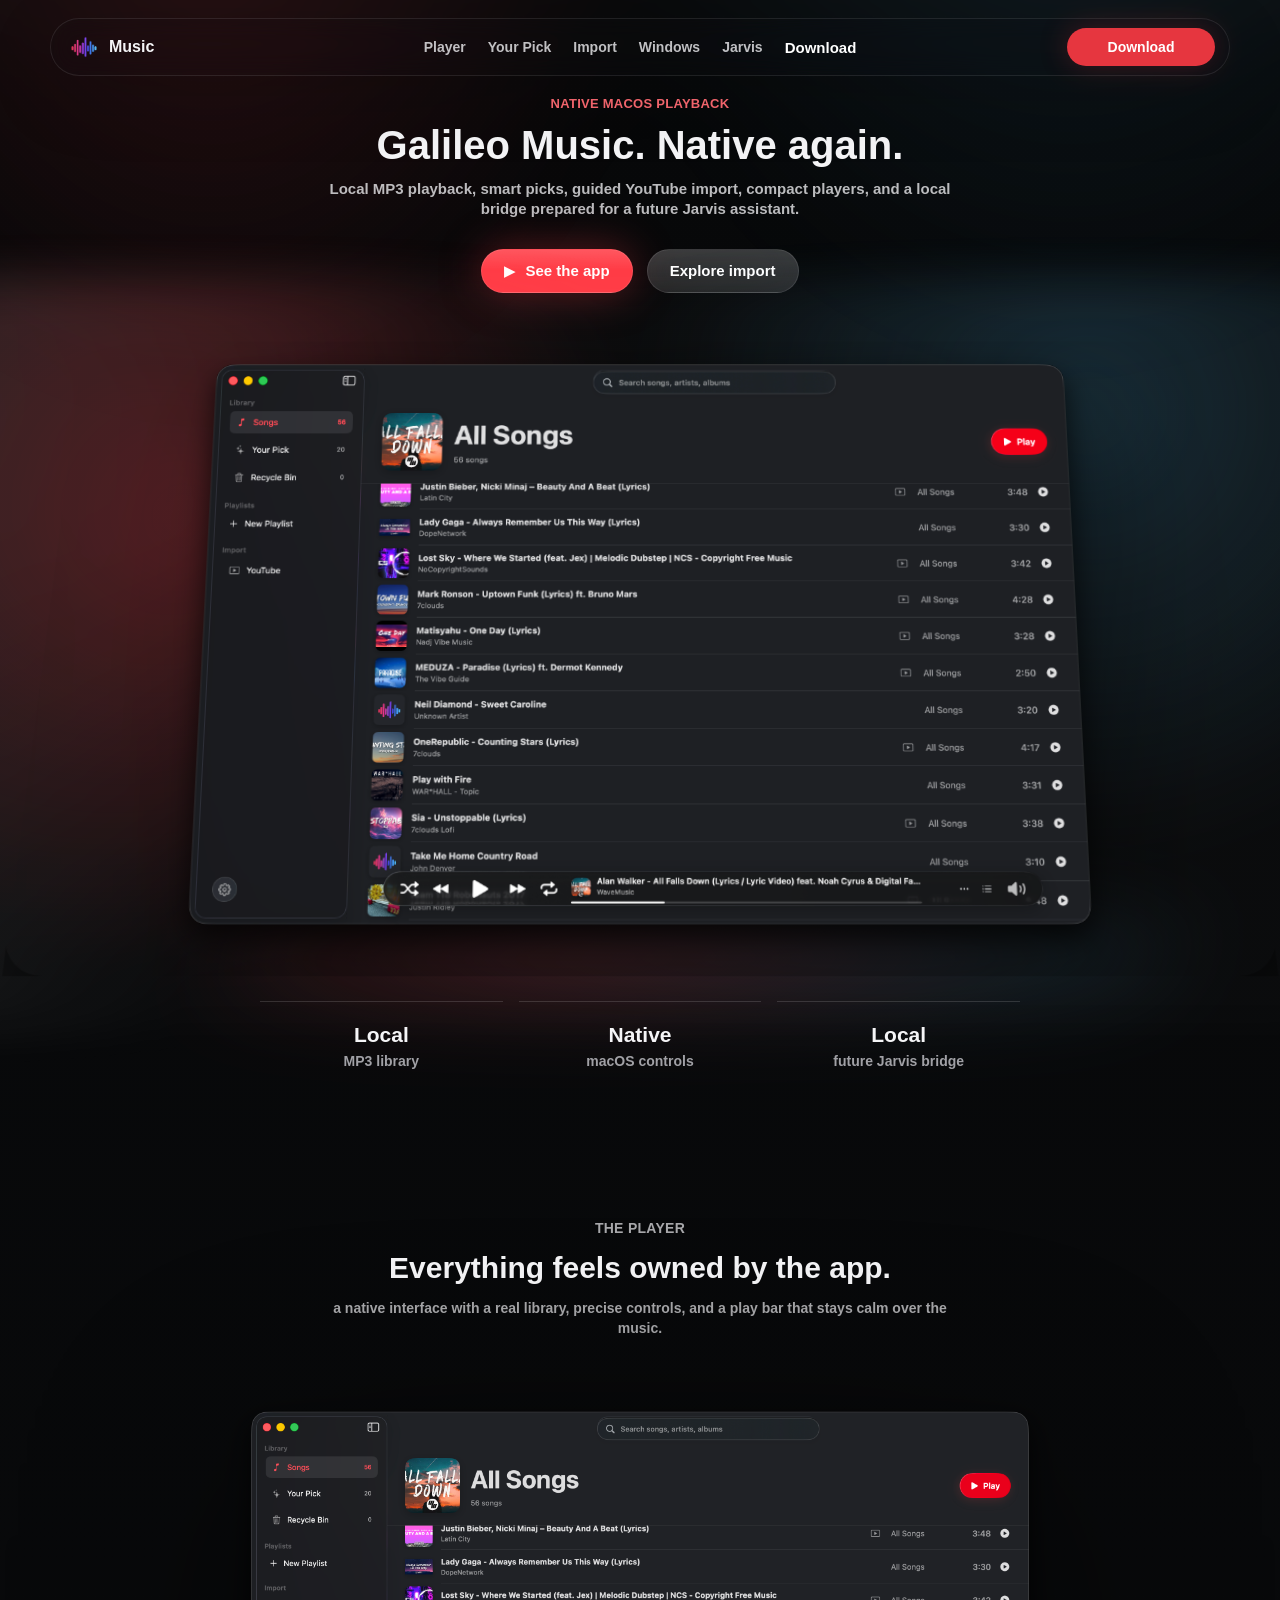
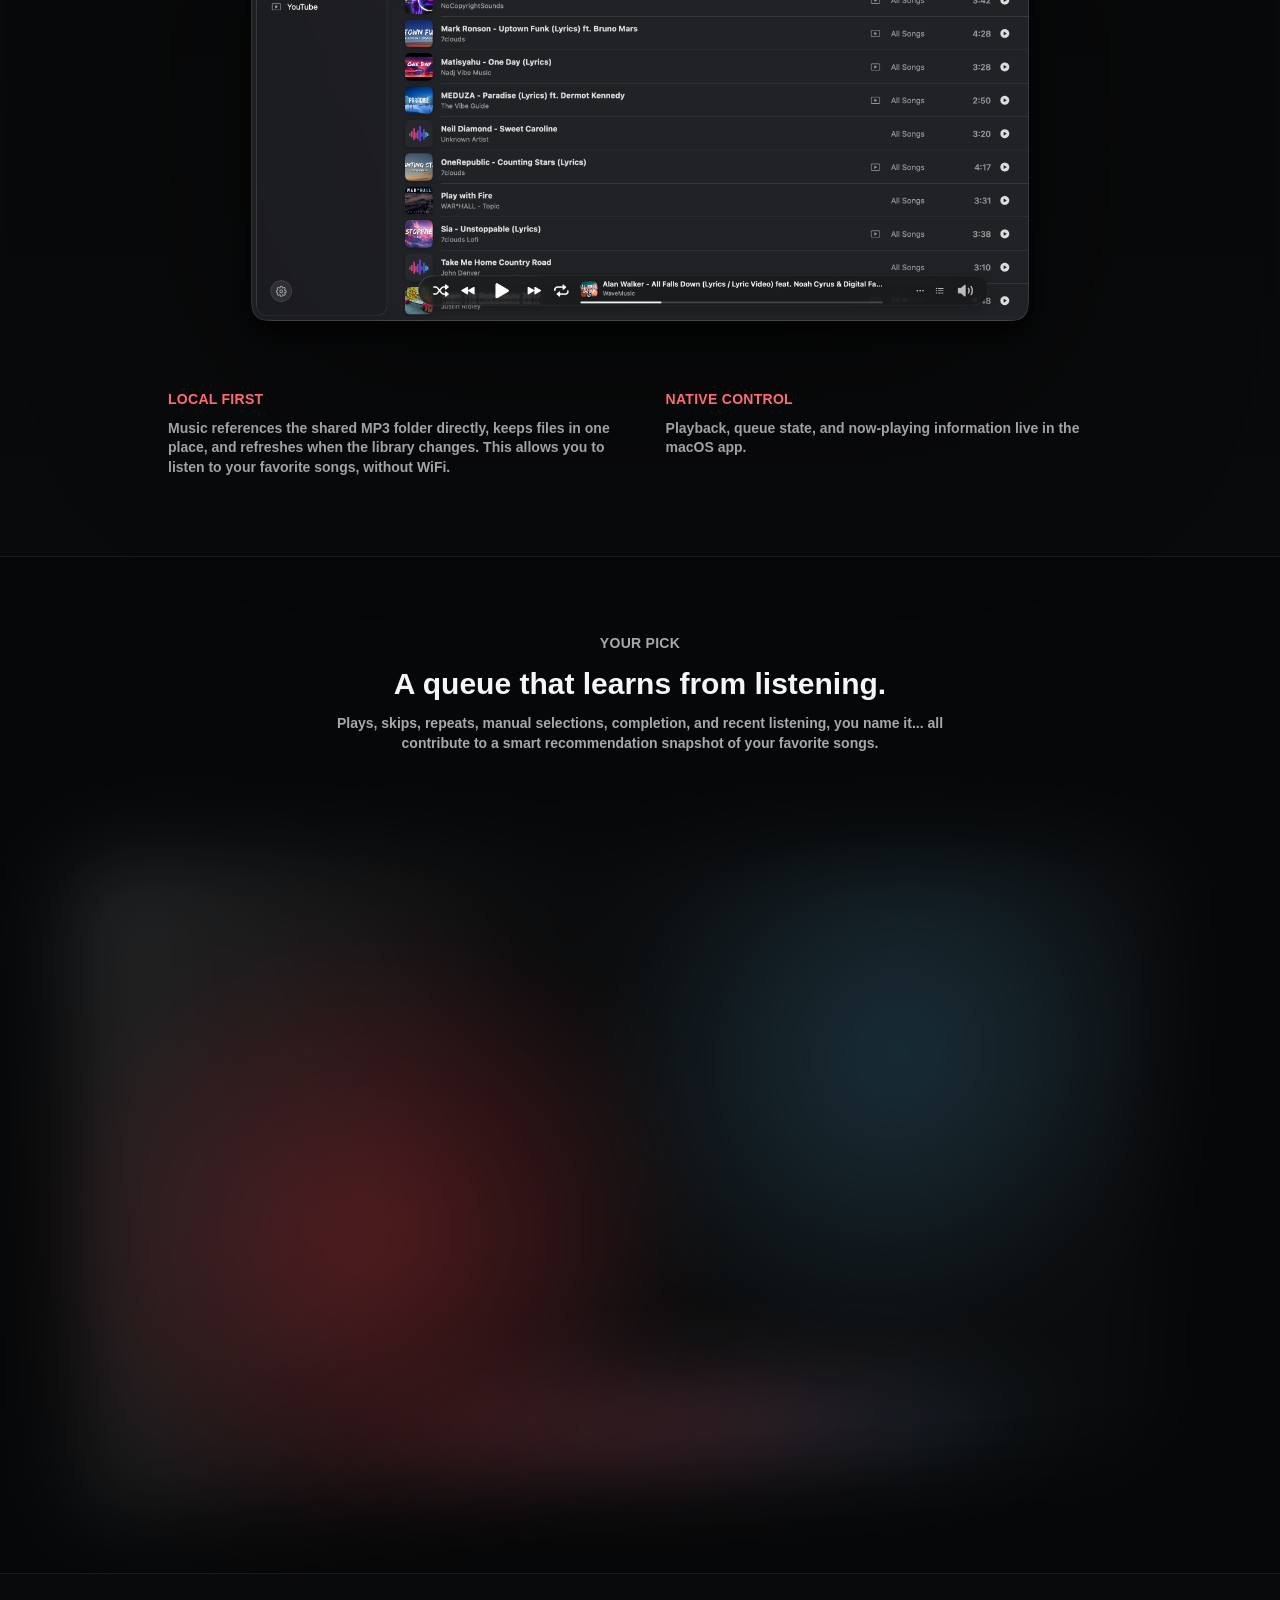
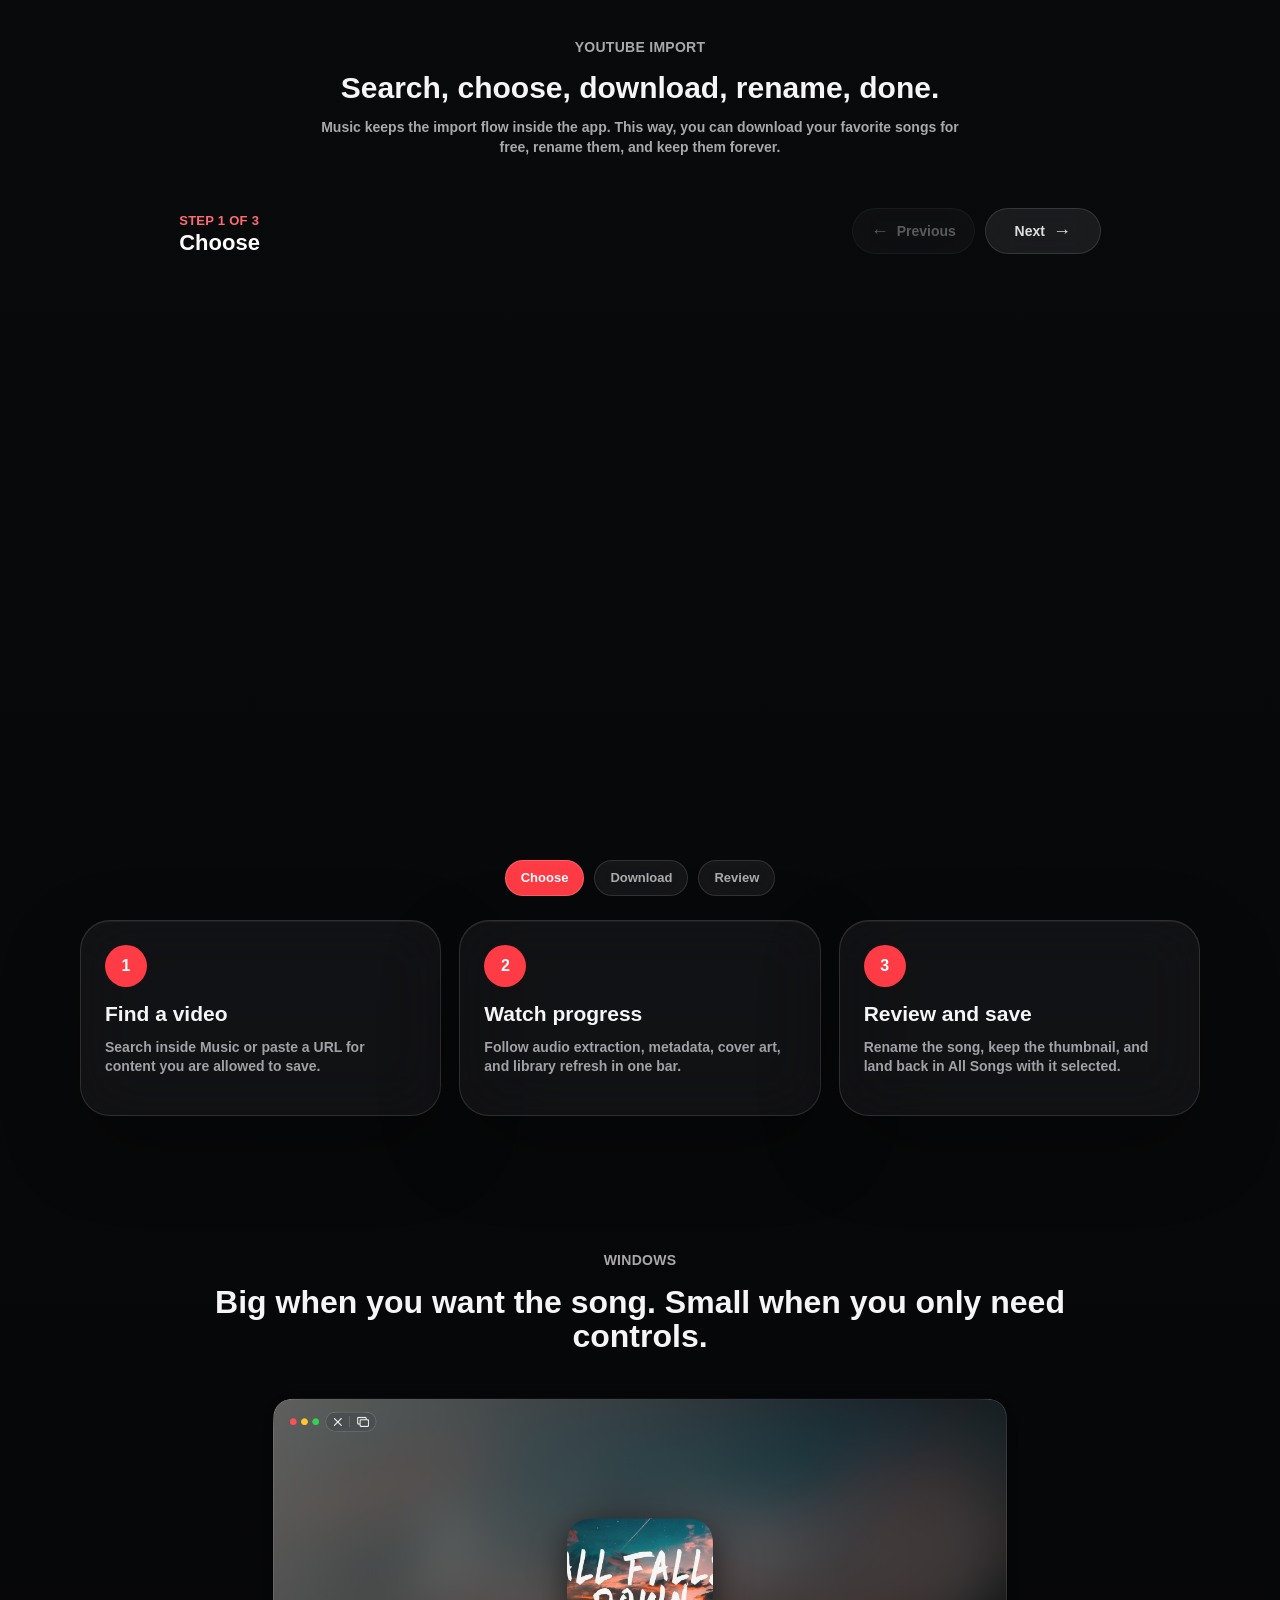
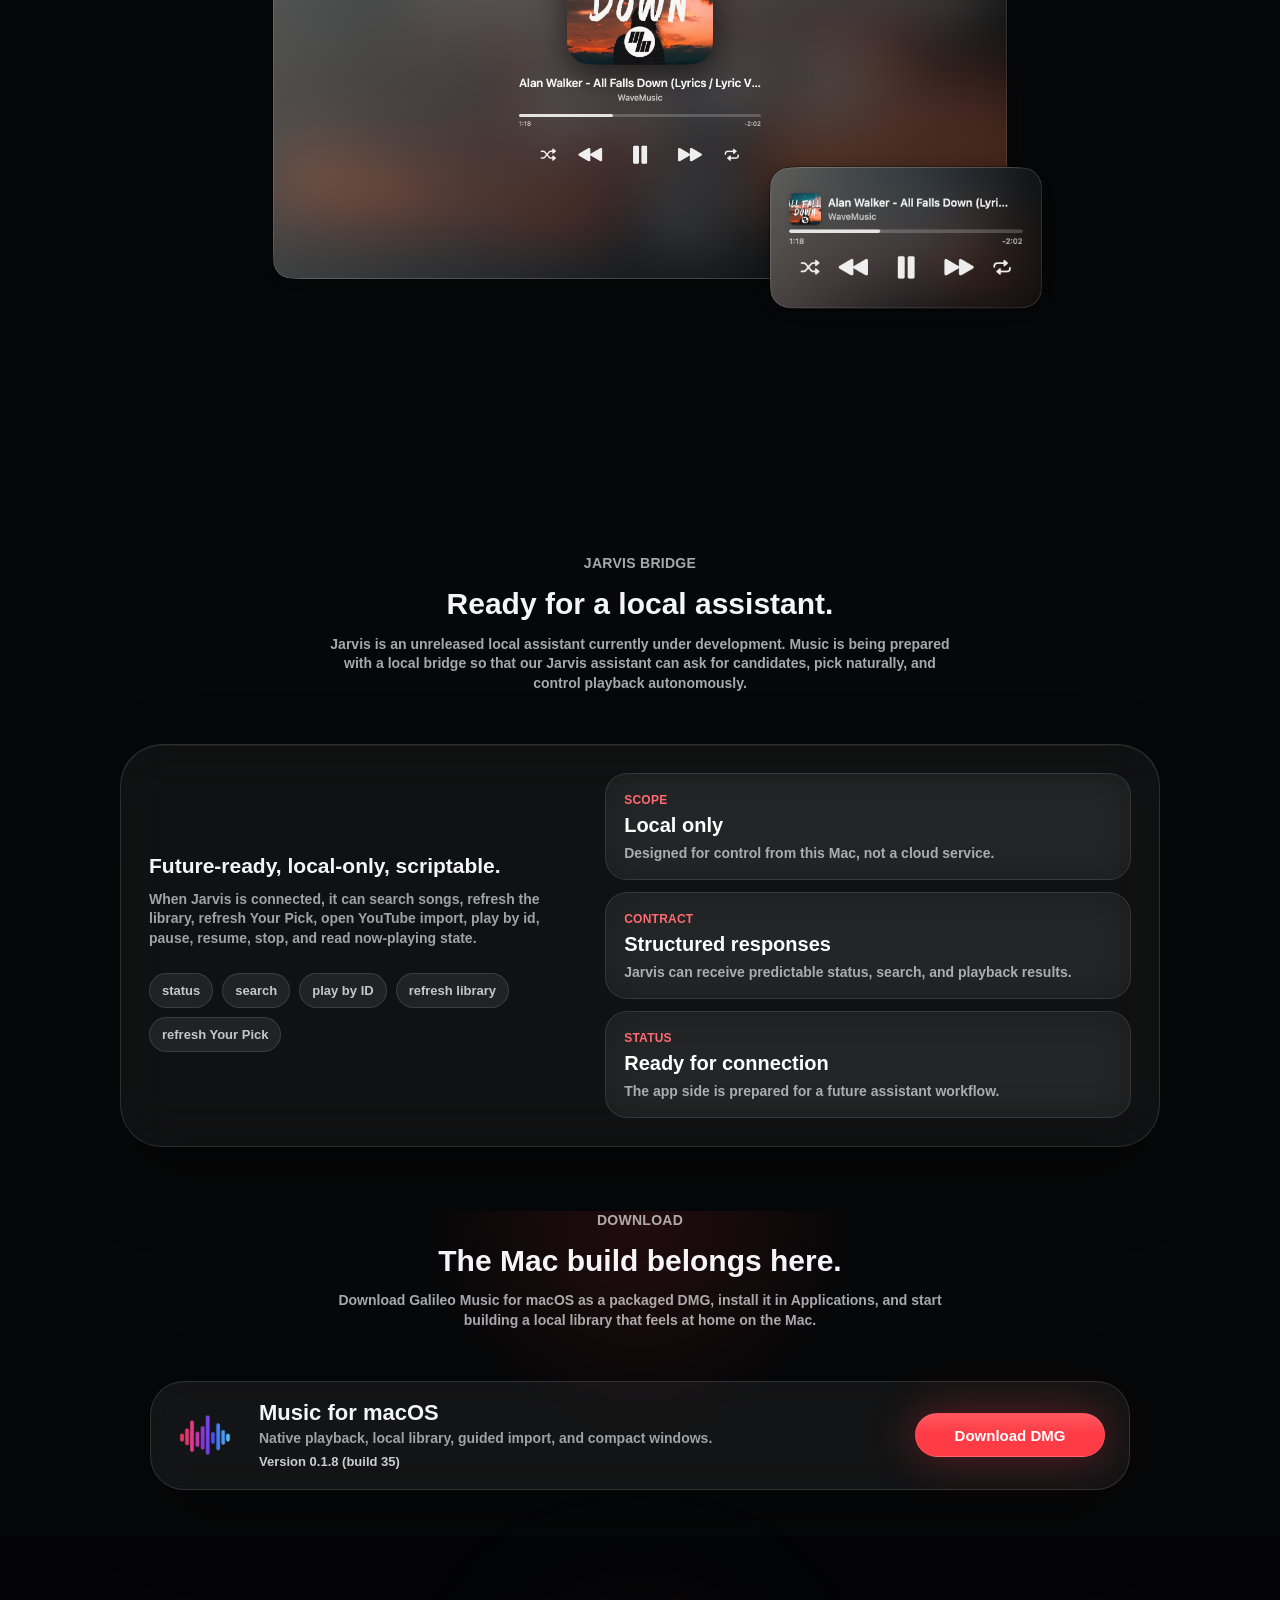
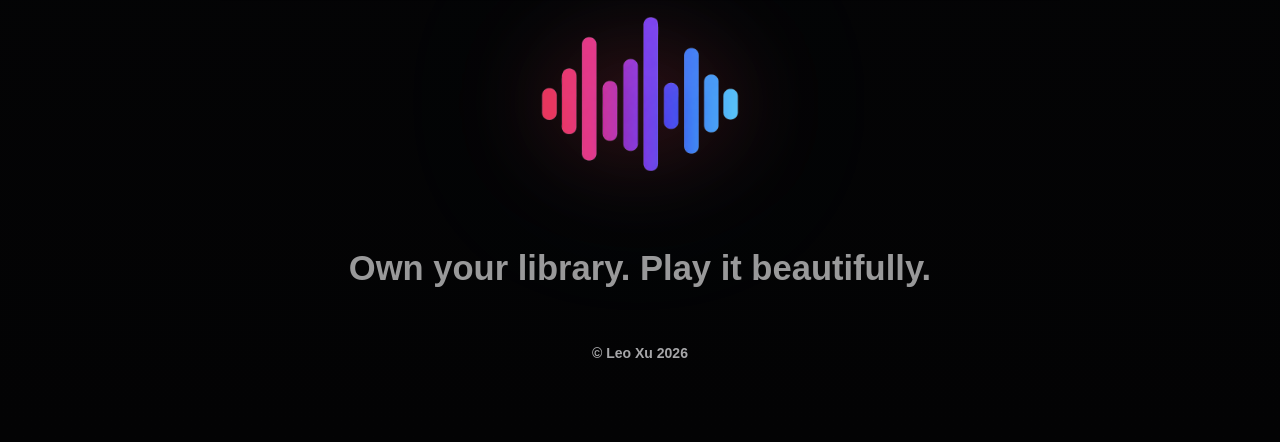
<file: index.html>
<!doctype html>
<html lang="en">
  <head>
    <meta charset="utf-8" />
    <meta name="viewport" content="width=device-width, initial-scale=1" />
    <title>Music for macOS</title>
    <meta
      name="description"
      content="A native macOS music app with local playback, Your Pick, YouTube import, compact players, and a local bridge prepared for Jarvis."
    />
    <script>
      document.documentElement.classList.add("hero-animation-pending");
    </script>
    <link rel="icon" href="assets/brand/new-music-logo.png" />
    <link rel="preload" as="image" href="assets/screenshots/hero-final.png" fetchpriority="high" />
    <link rel="stylesheet" href="styles.css?v=20260624-hero-gate2" />
    <noscript>
      <style>
        .hero-preload-screen {
          display: none;
        }

        .page-shell {
          opacity: 1 !important;
          visibility: visible !important;
        }
      </style>
    </noscript>
  </head>
  <body>
    <div class="hero-preload-screen" role="status" aria-live="polite">
      <div class="hero-preload-mark" aria-hidden="true">
        <span></span>
        <span></span>
        <span></span>
        <span></span>
        <span></span>
      </div>
      <div class="hero-preload-name">Music</div>
    </div>

    <div class="page-shell">
      <header class="site-header" aria-label="Site navigation">
        <a class="brand-lockup" href="#top" aria-label="Music home">
          <img src="assets/brand/new-music-logo.png" alt="" loading="lazy" decoding="async" fetchpriority="low" />
          <span>Music</span>
        </a>
        <nav class="nav-links" aria-label="Page sections">
          <a href="#player">Player</a>
          <a href="#your-pick">Your Pick</a>
          <a href="#import">Import</a>
          <a href="#windows">Windows</a>
          <a href="#jarvis">Jarvis</a>
          <a href="#download">Download</a>
        </nav>
        <a class="header-cta" href="#download">Download</a>
      </header>

      <main id="top">
        <section class="hero section-snap" id="preview">
          <div class="hero-copy reveal">
            <p class="eyebrow">Native macOS playback</p>
            <h1>Galileo Music. Native again.</h1>
            <p class="hero-subtitle">
              Local MP3 playback, smart picks, guided YouTube import, compact players,
              and a local bridge prepared for a future Jarvis assistant.
            </p>
            <div class="hero-actions">
              <a class="button button-red" href="#player">
                <span class="button-icon">▶</span>
                See the app
              </a>
              <a class="button button-dark" href="#import">Explore import</a>
            </div>
          </div>

          <div class="hero-stage reveal" aria-label="Music app preview">
            <img
              class="hero-window"
              src="assets/screenshots/hero-final.png"
              fetchpriority="high"
              decoding="async"
              alt="Music app main library window with sidebar, songs list, and liquid glass play bar"
            />
            <div class="hero-reflection" aria-hidden="true"></div>
          </div>

          <div class="hero-specs reveal" aria-label="Product highlights">
            <div>
              <strong>Local</strong>
              <span>MP3 library</span>
            </div>
            <div>
              <strong>Native</strong>
              <span>macOS controls</span>
            </div>
            <div>
              <strong>Local</strong>
              <span>future Jarvis bridge</span>
            </div>
          </div>
        </section>

        <section class="feature-band" id="player">
          <div class="section-heading reveal">
            <p class="eyebrow">The player</p>
            <h2>Everything feels owned by the app.</h2>
            <p>
              a native interface with a real library, precise controls, and a play bar
              that stays calm over the music.
            </p>
          </div>

          <div class="wide-showcase reveal">
            <img
              src="assets/screenshots/main-library-current.png"
              loading="lazy"
              decoding="async"
              fetchpriority="low"
              alt="Music app All Songs library view"
            />
          </div>

          <div class="feature-copy-row">
            <div class="feature-copy reveal">
              <span>Local first</span>
              <p>Music references the shared MP3 folder directly, keeps files in one place, and refreshes when the library changes. This allows you to listen to your favorite songs, without WiFi.</p>
            </div>
            <div class="feature-copy reveal">
              <span>Native control</span>
              <p>Playback, queue state, and now-playing information live in the macOS app.</p>
            </div>
          </div>
        </section>

        <section class="spotlight section-snap" id="your-pick">
          <div class="spotlight-copy reveal">
            <p class="eyebrow">Your Pick</p>
            <h2>A queue that learns from listening.</h2>
            <p>
              Plays, skips, repeats, manual selections, completion, and recent listening,
              you name it... all contribute to a smart recommendation snapshot of your
              favorite songs.
            </p>
          </div>
          <figure class="your-pick-visual reveal">
            <img
              src="assets/screenshots/your-pick-distorted.png"
              loading="lazy"
              decoding="async"
              fetchpriority="low"
              alt="Stylized Music Your Pick view with the recommendation queue visible"
            />
          </figure>
        </section>

        <section class="import-section" id="import">
          <div class="section-heading reveal">
            <p class="eyebrow">YouTube import</p>
            <h2>Search, choose, download, rename, done.</h2>
            <p>
              Music keeps the import flow inside the app. This way, you can download
              your favorite songs for free, rename them, and keep them forever.
            </p>
          </div>

          <div class="import-slider reveal" data-slider>
            <div class="import-slider-header">
              <div>
                <span class="slider-step-label" data-slider-step>Step 1 of 3</span>
                <strong data-slider-title>Choose</strong>
              </div>
              <div class="slider-controls" aria-label="YouTube import slider controls">
                <button class="slider-button" type="button" data-slider-prev aria-label="Previous YouTube import step">
                  <span aria-hidden="true">←</span>
                  Previous
                </button>
                <button class="slider-button" type="button" data-slider-next aria-label="Next YouTube import step">
                  Next
                  <span aria-hidden="true">→</span>
                </button>
              </div>
            </div>
            <div class="import-track" data-slider-track tabindex="0" aria-label="YouTube import step screenshots">
              <figure class="import-slide" data-title="Choose" data-step="Step 1 of 3">
                <img
                  src="assets/screenshots/youtube-import-choose.png"
                  loading="lazy"
                  decoding="async"
                  fetchpriority="low"
                  alt="YouTube Import choose step with search results and a selected video"
                />
              </figure>
              <figure class="import-slide" data-title="Download" data-step="Step 2 of 3">
                <img
                  src="assets/screenshots/youtube-import-download.png"
                  loading="lazy"
                  decoding="async"
                  fetchpriority="low"
                  alt="YouTube Import download step with progress bar"
                />
              </figure>
              <figure class="import-slide" data-title="Review" data-step="Step 3 of 3">
                <img
                  src="assets/screenshots/youtube-import-review.png"
                  loading="lazy"
                  decoding="async"
                  fetchpriority="low"
                  alt="YouTube Import review step for renaming the imported song"
                />
              </figure>
            </div>
            <div class="slider-dots" aria-label="YouTube import step navigation">
              <button class="active" type="button" data-slider-dot aria-label="Show choose step">Choose</button>
              <button type="button" data-slider-dot aria-label="Show download step">Download</button>
              <button type="button" data-slider-dot aria-label="Show review step">Review</button>
            </div>
          </div>

          <div class="steps">
            <div class="step reveal">
              <span>1</span>
              <h3>Find a video</h3>
              <p>Search inside Music or paste a URL for content you are allowed to save.</p>
            </div>
            <div class="step reveal">
              <span>2</span>
              <h3>Watch progress</h3>
              <p>Follow audio extraction, metadata, cover art, and library refresh in one bar.</p>
            </div>
            <div class="step reveal">
              <span>3</span>
              <h3>Review and save</h3>
              <p>Rename the song, keep the thumbnail, and land back in All Songs with it selected.</p>
            </div>
          </div>
        </section>

        <section class="focus-section" id="windows">
          <div class="section-heading reveal">
            <p class="eyebrow">Windows</p>
            <h2>Big when you want the song. Small when you only need controls.</h2>
          </div>

          <div class="window-gallery">
            <figure class="focus-comparison reveal">
              <img
                class="focus-large-shot"
                src="assets/screenshots/focus-window.png"
                loading="lazy"
                decoding="async"
                fetchpriority="low"
                alt="Large focused song window with album artwork and playback controls"
              />
              <img
                class="focus-small-shot"
                src="assets/screenshots/compact-player.png"
                loading="lazy"
                decoding="async"
                fetchpriority="low"
                alt="Compact player window overlapped above the large focus window for comparison"
              />
            </figure>
          </div>
        </section>

        <section class="jarvis-section" id="jarvis">
          <div class="section-heading reveal">
            <p class="eyebrow">Jarvis bridge</p>
            <h2>Ready for a local assistant.</h2>
            <p>
              Jarvis is an unreleased local assistant currently under development.
              Music is being prepared with a local bridge so that our Jarvis assistant
              can ask for candidates, pick naturally, and control playback autonomously.
            </p>
          </div>

          <div class="bridge-panel reveal">
            <div class="bridge-copy">
              <h3>Future-ready, local-only, scriptable.</h3>
              <p>
                When Jarvis is connected, it can search songs, refresh the library,
                refresh Your Pick, open YouTube import, play by id, pause, resume,
                stop, and read now-playing state.
              </p>
              <div class="bridge-actions" aria-label="Bridge actions">
                <span>status</span>
                <span>search</span>
                <span>play by ID</span>
                <span>refresh library</span>
                <span>refresh Your Pick</span>
              </div>
            </div>
            <div class="bridge-signal" aria-label="Bridge readiness summary">
              <div>
                <span>Scope</span>
                <strong>Local only</strong>
                <p>Designed for control from this Mac, not a cloud service.</p>
              </div>
              <div>
                <span>Contract</span>
                <strong>Structured responses</strong>
                <p>Jarvis can receive predictable status, search, and playback results.</p>
              </div>
              <div>
                <span>Status</span>
                <strong>Ready for connection</strong>
                <p>The app side is prepared for a future assistant workflow.</p>
              </div>
            </div>
          </div>
        </section>

        <section class="download-section section-snap" id="download">
          <div class="section-heading reveal">
            <p class="eyebrow">Download</p>
            <h2>The Mac build belongs here.</h2>
            <p>
              Download Galileo Music for macOS as a packaged DMG, install it in Applications,
              and start building a local library that feels at home on the Mac.
            </p>
          </div>
          <div class="download-panel reveal">
            <img src="assets/brand/new-music-logo.png" alt="" loading="lazy" decoding="async" fetchpriority="low" />
            <div>
              <h3>Music for macOS</h3>
              <p>Native playback, local library, guided import, and compact windows.</p>
              <p class="download-version">Version 0.1.8 (build 35)</p>
            </div>
            <a class="button button-red" href="https://github.com/leonardzyxu-ui/Music/releases/download/music-0.1.8-build35/Music-0.1.8-35.dmg">Download DMG</a>
          </div>
        </section>

        <section class="finish-section section-snap">
          <img class="finish-symbol-logo reveal" src="assets/brand/new-music-logo.png" alt="" loading="lazy" decoding="async" fetchpriority="low" />
          <p class="finish-slogan reveal">Own your library. Play it beautifully.</p>
          <p class="copyright-line reveal">© Leo Xu 2026</p>
        </section>
      </main>
    </div>

    <script src="app.js?v=20260624-hero-gate2"></script>
  </body>
</html>
</file>
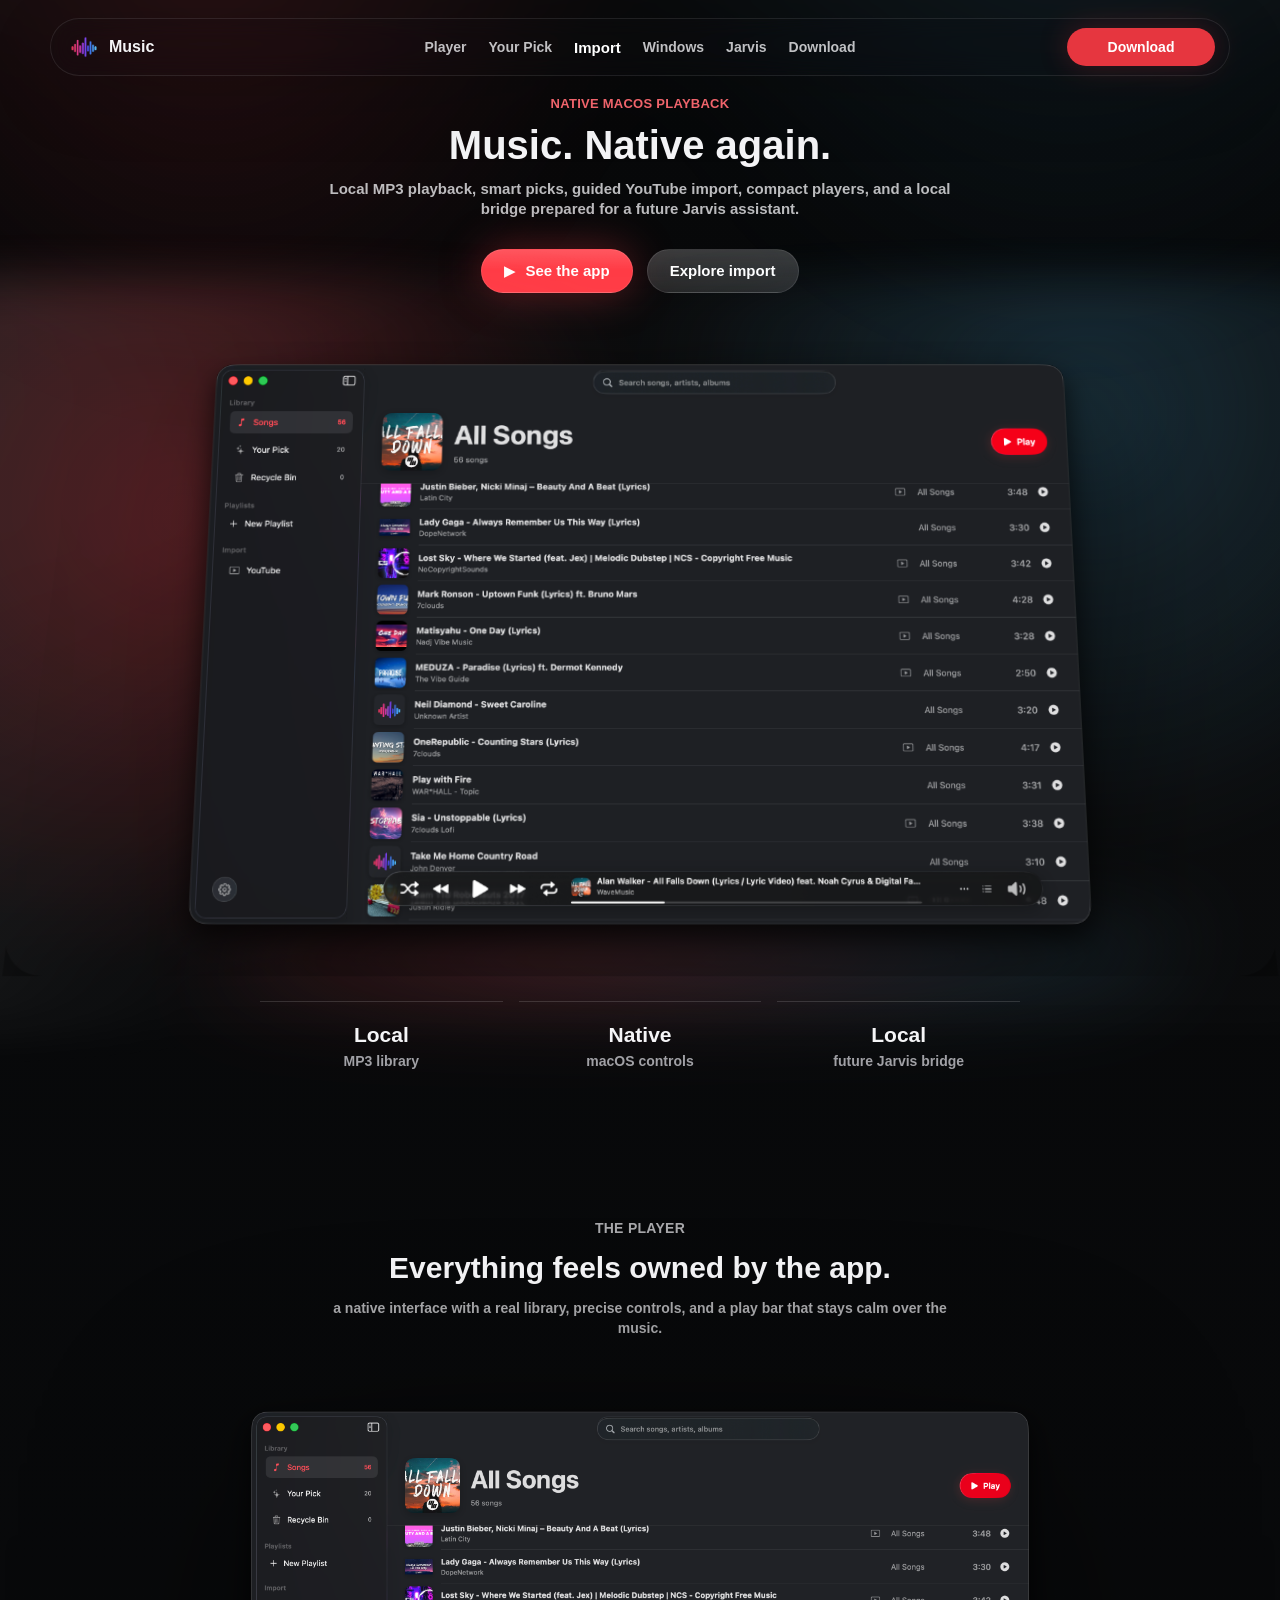
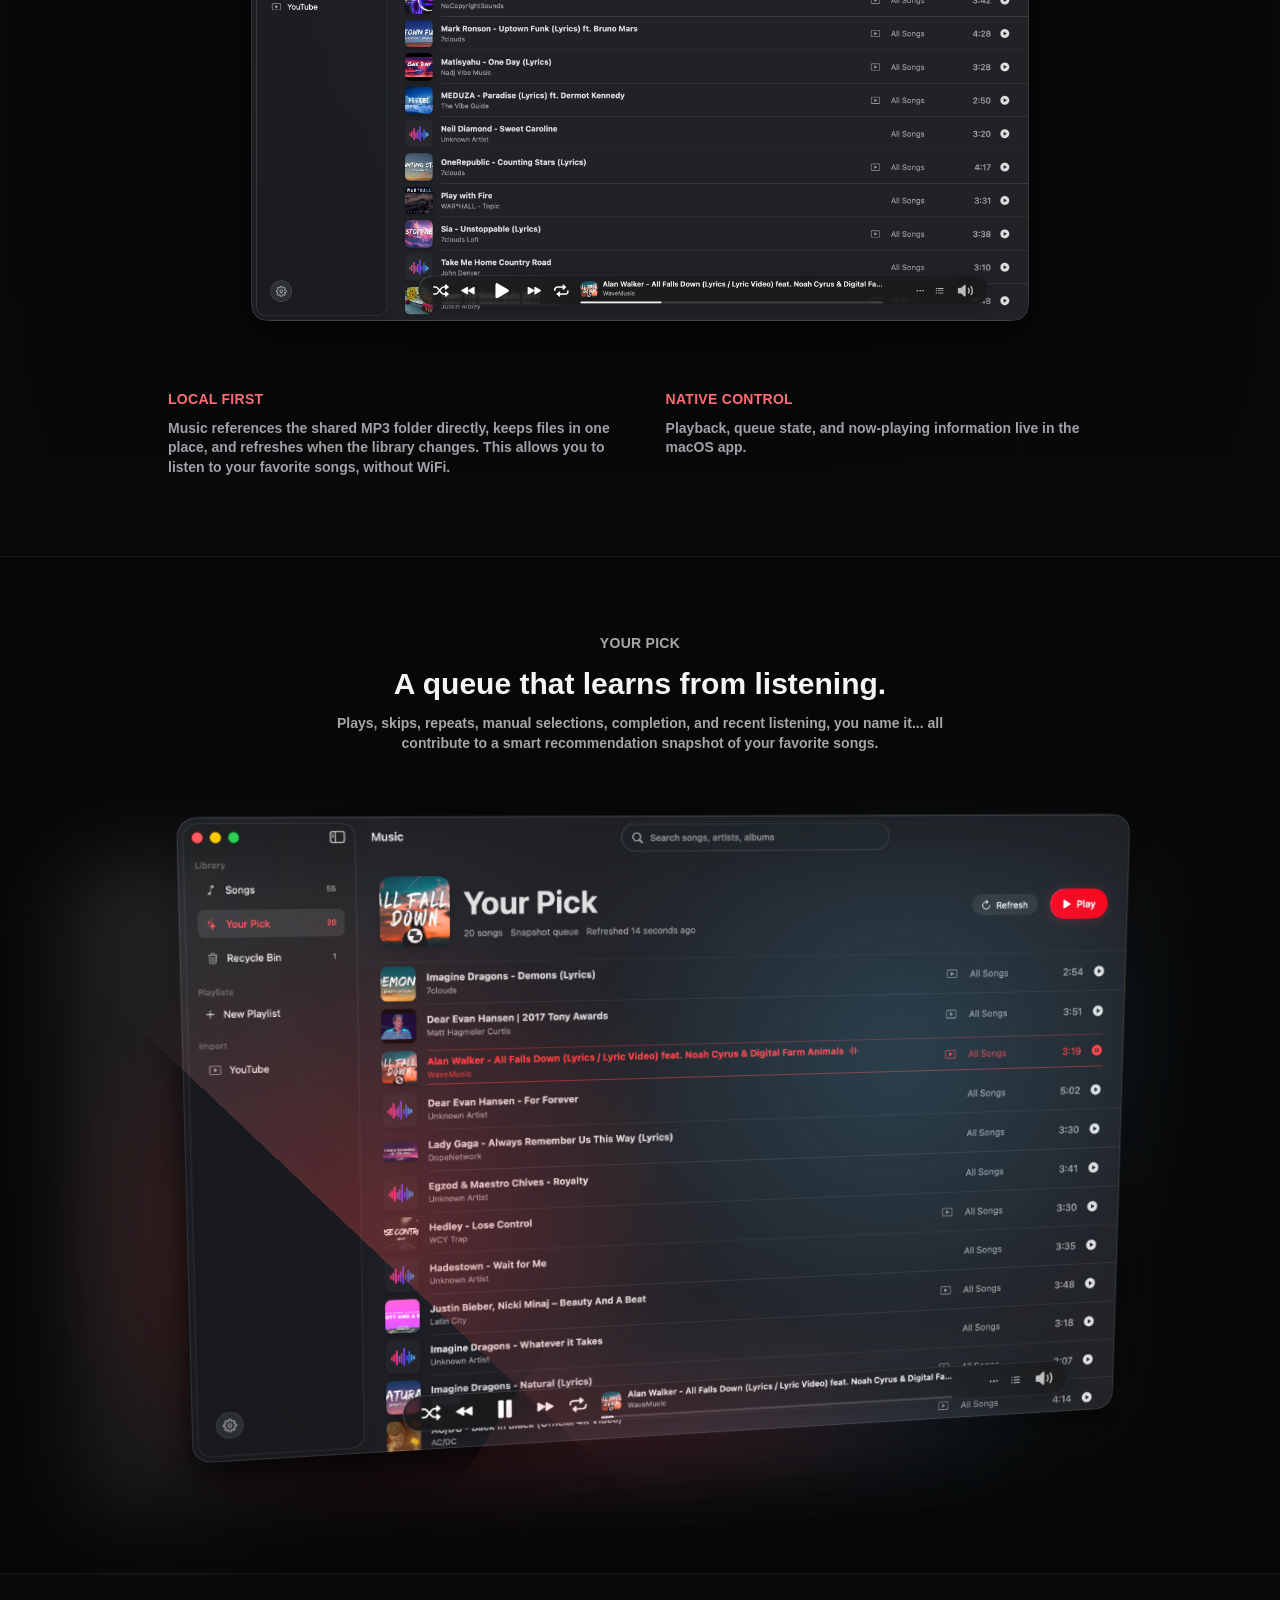
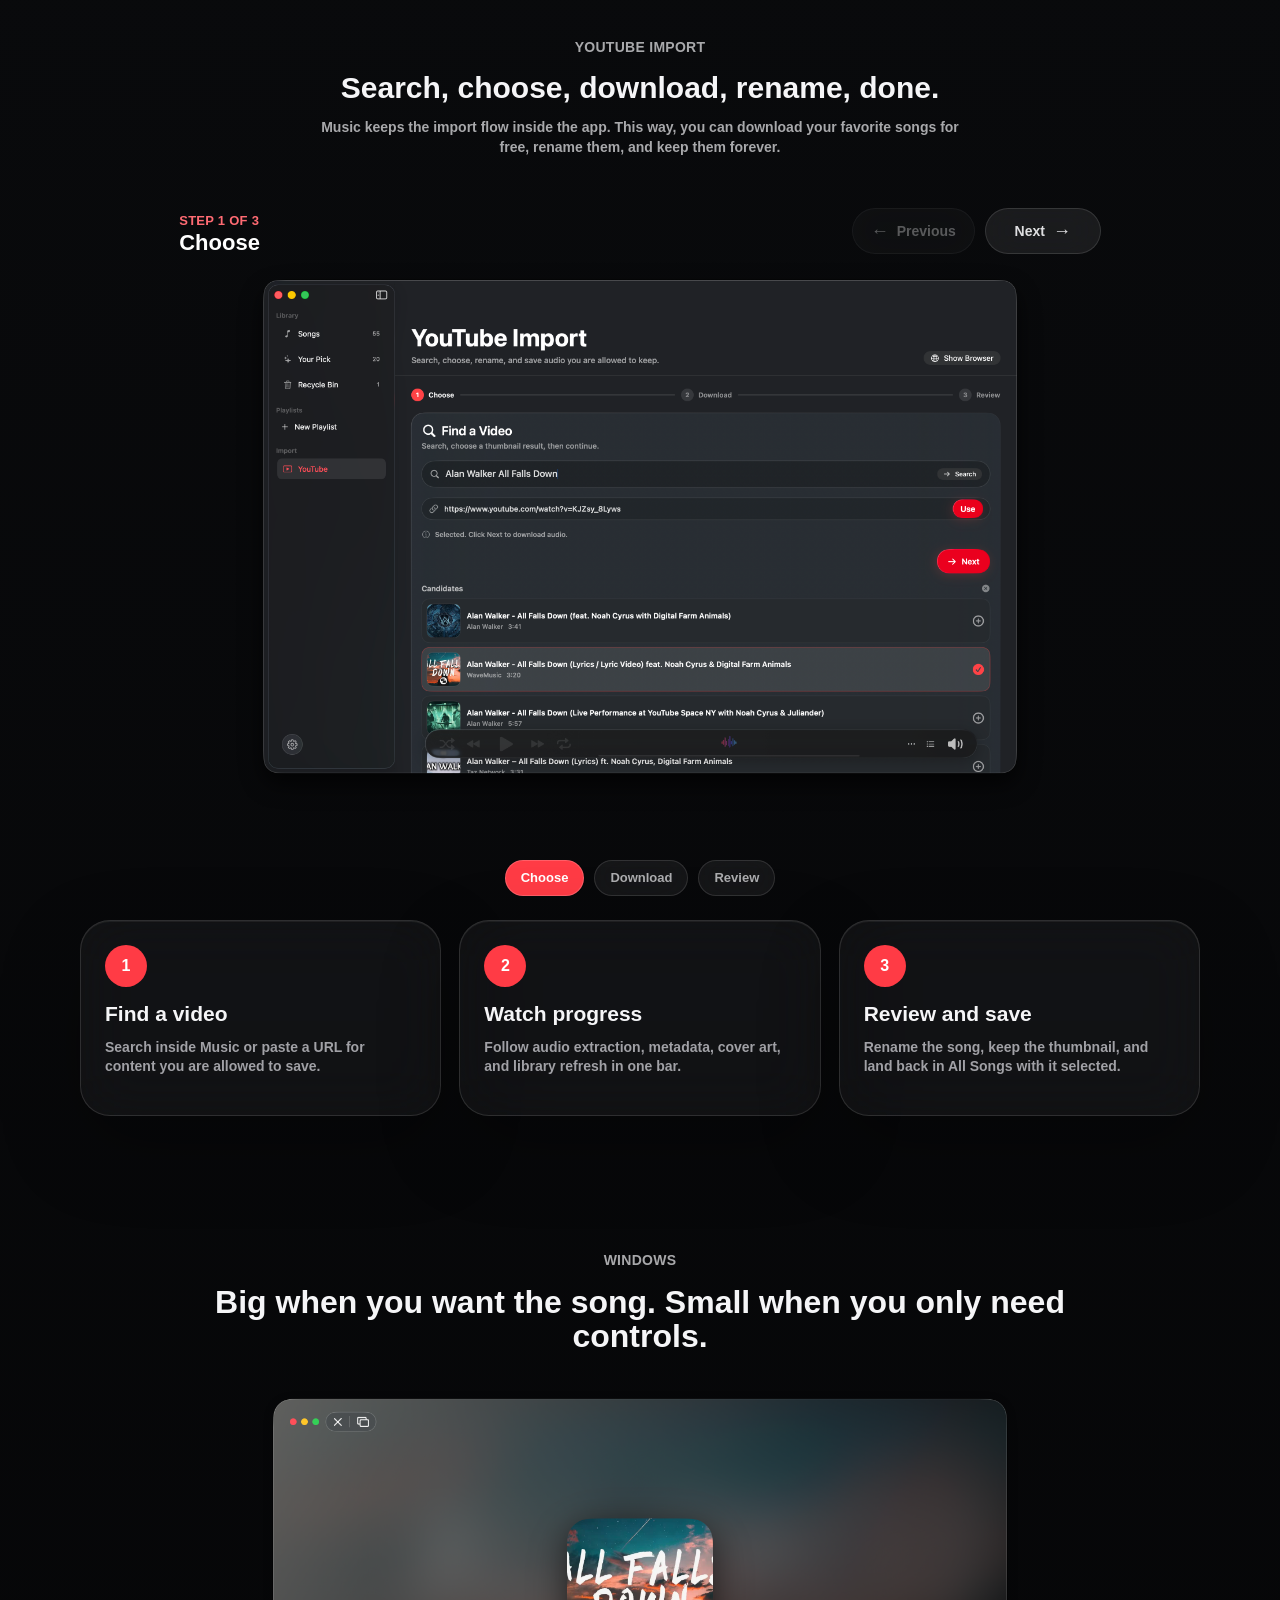
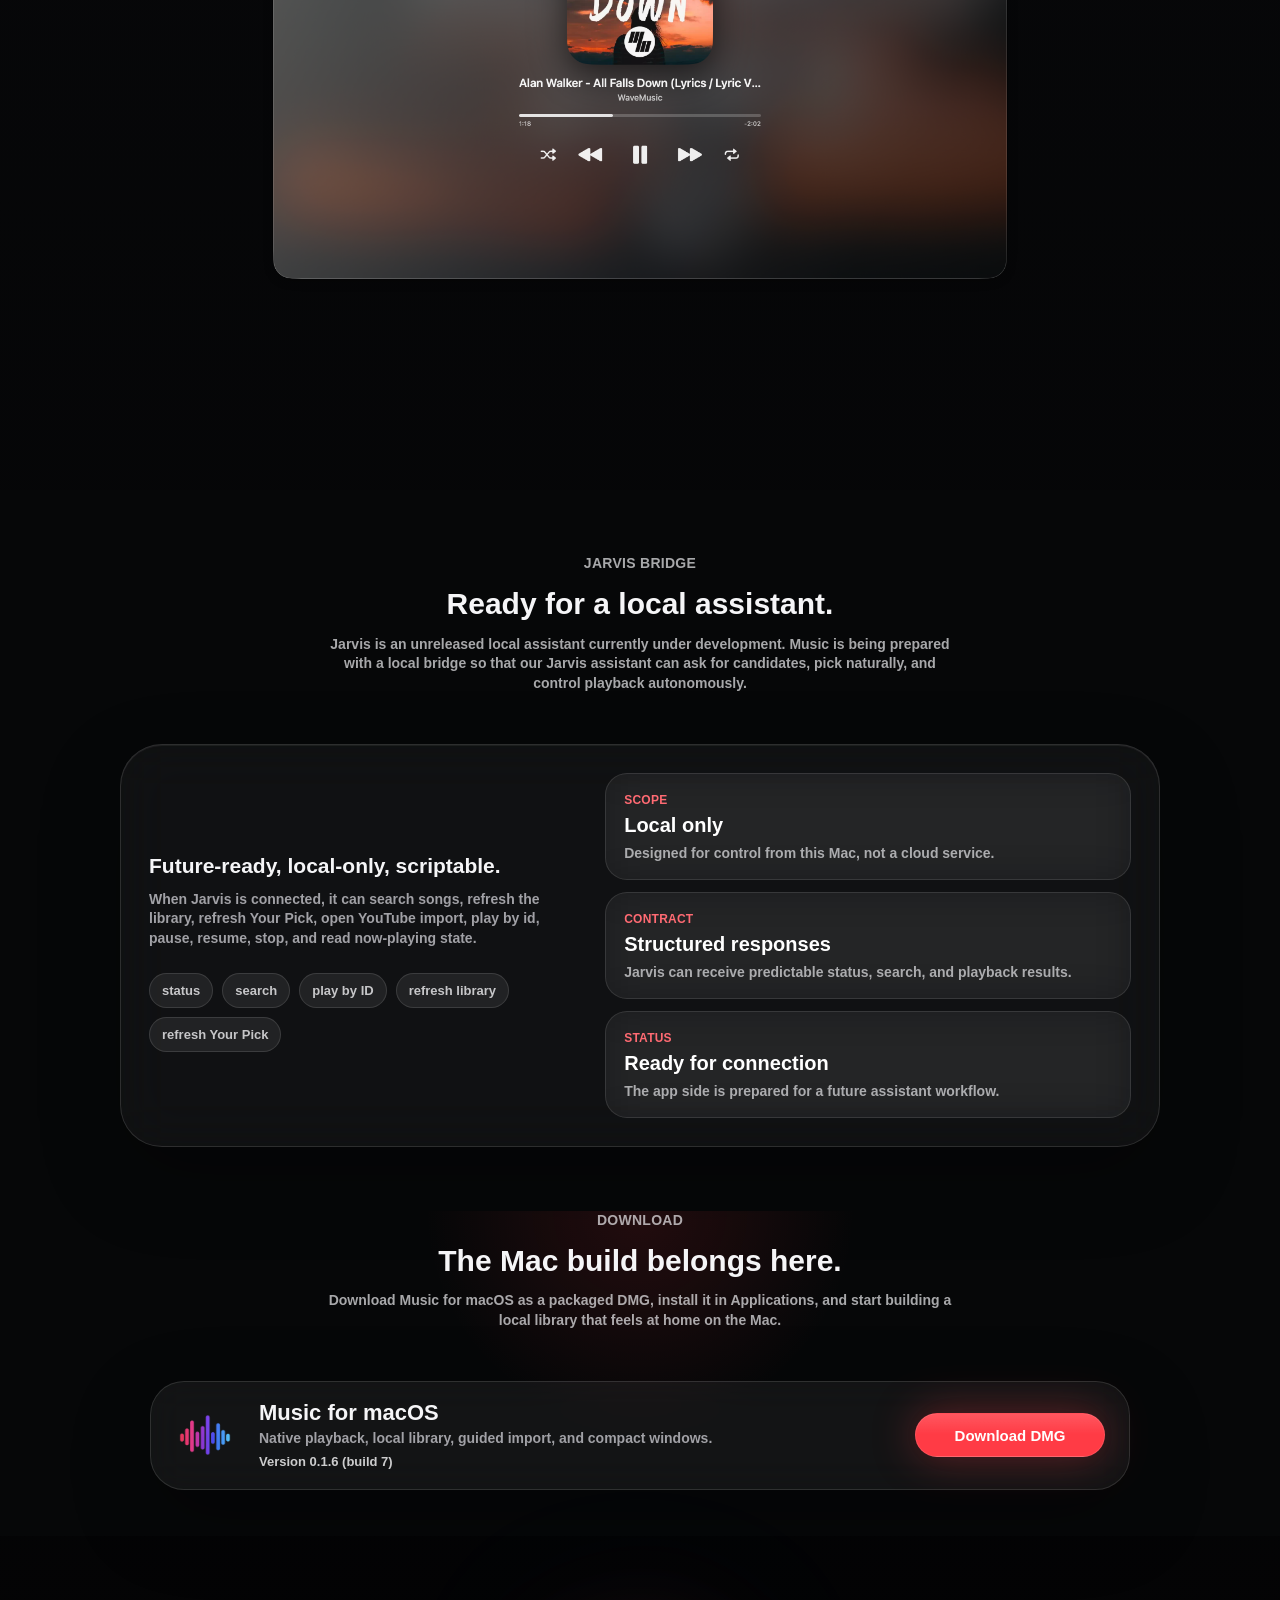
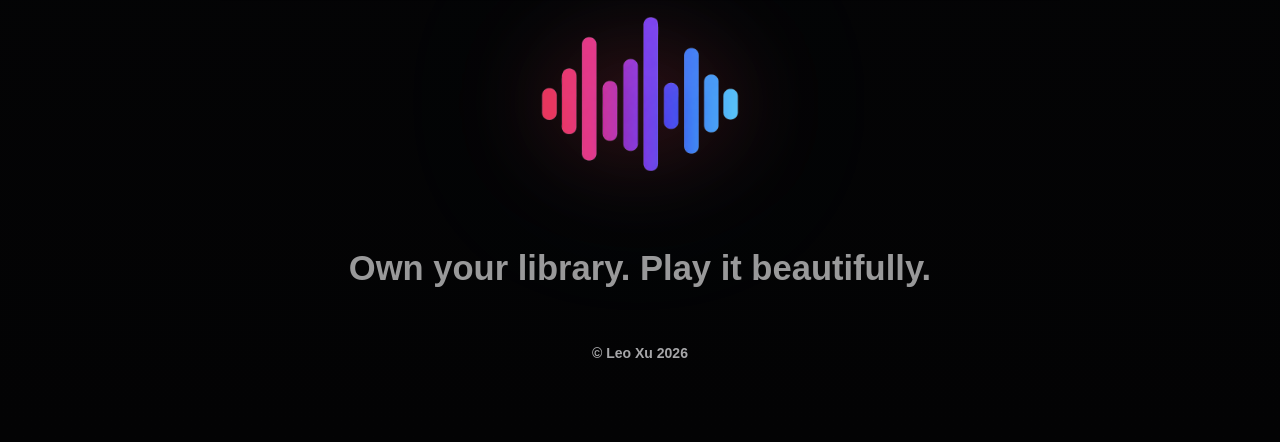
<file: website/index.html>
<!doctype html>
<html lang="en">
  <head>
    <meta charset="utf-8" />
    <meta name="viewport" content="width=device-width, initial-scale=1" />
    <title>Music for macOS</title>
    <meta
      name="description"
      content="A native macOS music app with local playback, Your Pick, YouTube import, compact players, and a local bridge prepared for Jarvis."
    />
    <script>
      document.documentElement.classList.add("hero-animation-pending");
    </script>
    <link rel="icon" href="assets/brand/new-music-logo.png" />
    <link rel="preload" as="image" href="assets/screenshots/hero-final.png" fetchpriority="high" />
    <link rel="stylesheet" href="styles.css?v=20260624-hero-gate2" />
    <noscript>
      <style>
        .hero-preload-screen {
          display: none;
        }

        .page-shell {
          opacity: 1 !important;
          visibility: visible !important;
        }
      </style>
    </noscript>
  </head>
  <body>
    <div class="hero-preload-screen" role="status" aria-live="polite">
      <div class="hero-preload-mark" aria-hidden="true">
        <span></span>
        <span></span>
        <span></span>
        <span></span>
        <span></span>
      </div>
      <div class="hero-preload-name">Music</div>
    </div>

    <div class="page-shell">
      <header class="site-header" aria-label="Site navigation">
        <a class="brand-lockup" href="#top" aria-label="Music home">
          <img src="assets/brand/new-music-logo.png" alt="" loading="lazy" decoding="async" fetchpriority="low" />
          <span>Music</span>
        </a>
        <nav class="nav-links" aria-label="Page sections">
          <a href="#player">Player</a>
          <a href="#your-pick">Your Pick</a>
          <a href="#import">Import</a>
          <a href="#windows">Windows</a>
          <a href="#jarvis">Jarvis</a>
          <a href="#download">Download</a>
        </nav>
        <a class="header-cta" href="#download">Download</a>
      </header>

      <main id="top">
        <section class="hero section-snap" id="preview">
          <div class="hero-copy reveal">
            <p class="eyebrow">Native macOS playback</p>
            <h1>Music. Native again.</h1>
            <p class="hero-subtitle">
              Local MP3 playback, smart picks, guided YouTube import, compact players,
              and a local bridge prepared for a future Jarvis assistant.
            </p>
            <div class="hero-actions">
              <a class="button button-red" href="#player">
                <span class="button-icon">▶</span>
                See the app
              </a>
              <a class="button button-dark" href="#import">Explore import</a>
            </div>
          </div>

          <div class="hero-stage reveal" aria-label="Music app preview">
            <img
              class="hero-window"
              src="assets/screenshots/hero-final.png"
              fetchpriority="high"
              decoding="async"
              alt="Music app main library window with sidebar, songs list, and liquid glass play bar"
            />
            <div class="hero-reflection" aria-hidden="true"></div>
          </div>

          <div class="hero-specs reveal" aria-label="Product highlights">
            <div>
              <strong>Local</strong>
              <span>MP3 library</span>
            </div>
            <div>
              <strong>Native</strong>
              <span>macOS controls</span>
            </div>
            <div>
              <strong>Local</strong>
              <span>future Jarvis bridge</span>
            </div>
          </div>
        </section>

        <section class="feature-band" id="player">
          <div class="section-heading reveal">
            <p class="eyebrow">The player</p>
            <h2>Everything feels owned by the app.</h2>
            <p>
              a native interface with a real library, precise controls, and a play bar
              that stays calm over the music.
            </p>
          </div>

          <div class="wide-showcase reveal">
            <img
              src="assets/screenshots/main-library-current.png"
              loading="lazy"
              decoding="async"
              fetchpriority="low"
              alt="Music app All Songs library view"
            />
          </div>

          <div class="feature-copy-row">
            <div class="feature-copy reveal">
              <span>Local first</span>
              <p>Music references the shared MP3 folder directly, keeps files in one place, and refreshes when the library changes. This allows you to listen to your favorite songs, without WiFi.</p>
            </div>
            <div class="feature-copy reveal">
              <span>Native control</span>
              <p>Playback, queue state, and now-playing information live in the macOS app.</p>
            </div>
          </div>
        </section>

        <section class="spotlight section-snap" id="your-pick">
          <div class="spotlight-copy reveal">
            <p class="eyebrow">Your Pick</p>
            <h2>A queue that learns from listening.</h2>
            <p>
              Plays, skips, repeats, manual selections, completion, and recent listening,
              you name it... all contribute to a smart recommendation snapshot of your
              favorite songs.
            </p>
          </div>
          <figure class="your-pick-visual reveal">
            <img
              src="assets/screenshots/your-pick-distorted.png"
              loading="lazy"
              decoding="async"
              fetchpriority="low"
              alt="Stylized Music Your Pick view with the recommendation queue visible"
            />
          </figure>
        </section>

        <section class="import-section" id="import">
          <div class="section-heading reveal">
            <p class="eyebrow">YouTube import</p>
            <h2>Search, choose, download, rename, done.</h2>
            <p>
              Music keeps the import flow inside the app. This way, you can download
              your favorite songs for free, rename them, and keep them forever.
            </p>
          </div>

          <div class="import-slider reveal" data-slider>
            <div class="import-slider-header">
              <div>
                <span class="slider-step-label" data-slider-step>Step 1 of 3</span>
                <strong data-slider-title>Choose</strong>
              </div>
              <div class="slider-controls" aria-label="YouTube import slider controls">
                <button class="slider-button" type="button" data-slider-prev aria-label="Previous YouTube import step">
                  <span aria-hidden="true">←</span>
                  Previous
                </button>
                <button class="slider-button" type="button" data-slider-next aria-label="Next YouTube import step">
                  Next
                  <span aria-hidden="true">→</span>
                </button>
              </div>
            </div>
            <div class="import-track" data-slider-track tabindex="0" aria-label="YouTube import step screenshots">
              <figure class="import-slide" data-title="Choose" data-step="Step 1 of 3">
                <img
                  src="assets/screenshots/youtube-import-choose.png"
                  loading="lazy"
                  decoding="async"
                  fetchpriority="low"
                  alt="YouTube Import choose step with search results and a selected video"
                />
              </figure>
              <figure class="import-slide" data-title="Download" data-step="Step 2 of 3">
                <img
                  src="assets/screenshots/youtube-import-download.png"
                  loading="lazy"
                  decoding="async"
                  fetchpriority="low"
                  alt="YouTube Import download step with progress bar"
                />
              </figure>
              <figure class="import-slide" data-title="Review" data-step="Step 3 of 3">
                <img
                  src="assets/screenshots/youtube-import-review.png"
                  loading="lazy"
                  decoding="async"
                  fetchpriority="low"
                  alt="YouTube Import review step for renaming the imported song"
                />
              </figure>
            </div>
            <div class="slider-dots" aria-label="YouTube import step navigation">
              <button class="active" type="button" data-slider-dot aria-label="Show choose step">Choose</button>
              <button type="button" data-slider-dot aria-label="Show download step">Download</button>
              <button type="button" data-slider-dot aria-label="Show review step">Review</button>
            </div>
          </div>

          <div class="steps">
            <div class="step reveal">
              <span>1</span>
              <h3>Find a video</h3>
              <p>Search inside Music or paste a URL for content you are allowed to save.</p>
            </div>
            <div class="step reveal">
              <span>2</span>
              <h3>Watch progress</h3>
              <p>Follow audio extraction, metadata, cover art, and library refresh in one bar.</p>
            </div>
            <div class="step reveal">
              <span>3</span>
              <h3>Review and save</h3>
              <p>Rename the song, keep the thumbnail, and land back in All Songs with it selected.</p>
            </div>
          </div>
        </section>

        <section class="focus-section" id="windows">
          <div class="section-heading reveal">
            <p class="eyebrow">Windows</p>
            <h2>Big when you want the song. Small when you only need controls.</h2>
          </div>

          <div class="window-gallery">
            <figure class="focus-comparison reveal">
              <img
                class="focus-large-shot"
                src="assets/screenshots/focus-window.png"
                loading="lazy"
                decoding="async"
                fetchpriority="low"
                alt="Large focused song window with album artwork and playback controls"
              />
              <img
                class="focus-small-shot"
                src="assets/screenshots/compact-player.png"
                loading="lazy"
                decoding="async"
                fetchpriority="low"
                alt="Compact player window overlapped above the large focus window for comparison"
              />
            </figure>
          </div>
        </section>

        <section class="jarvis-section" id="jarvis">
          <div class="section-heading reveal">
            <p class="eyebrow">Jarvis bridge</p>
            <h2>Ready for a local assistant.</h2>
            <p>
              Jarvis is an unreleased local assistant currently under development.
              Music is being prepared with a local bridge so that our Jarvis assistant
              can ask for candidates, pick naturally, and control playback autonomously.
            </p>
          </div>

          <div class="bridge-panel reveal">
            <div class="bridge-copy">
              <h3>Future-ready, local-only, scriptable.</h3>
              <p>
                When Jarvis is connected, it can search songs, refresh the library,
                refresh Your Pick, open YouTube import, play by id, pause, resume,
                stop, and read now-playing state.
              </p>
              <div class="bridge-actions" aria-label="Bridge actions">
                <span>status</span>
                <span>search</span>
                <span>play by ID</span>
                <span>refresh library</span>
                <span>refresh Your Pick</span>
              </div>
            </div>
            <div class="bridge-signal" aria-label="Bridge readiness summary">
              <div>
                <span>Scope</span>
                <strong>Local only</strong>
                <p>Designed for control from this Mac, not a cloud service.</p>
              </div>
              <div>
                <span>Contract</span>
                <strong>Structured responses</strong>
                <p>Jarvis can receive predictable status, search, and playback results.</p>
              </div>
              <div>
                <span>Status</span>
                <strong>Ready for connection</strong>
                <p>The app side is prepared for a future assistant workflow.</p>
              </div>
            </div>
          </div>
        </section>

        <section class="download-section section-snap" id="download">
          <div class="section-heading reveal">
            <p class="eyebrow">Download</p>
            <h2>The Mac build belongs here.</h2>
            <p>
              Download Music for macOS as a packaged DMG, install it in Applications,
              and start building a local library that feels at home on the Mac.
            </p>
          </div>
          <div class="download-panel reveal">
            <img src="assets/brand/new-music-logo.png" alt="" loading="lazy" decoding="async" fetchpriority="low" />
            <div>
              <h3>Music for macOS</h3>
              <p>Native playback, local library, guided import, and compact windows.</p>
              <p class="download-version">Version 0.1.6 (build 7)</p>
            </div>
            <a class="button button-red" href="downloads/Music.dmg" download>Download DMG</a>
          </div>
        </section>

        <section class="finish-section section-snap">
          <img class="finish-symbol-logo reveal" src="assets/brand/new-music-logo.png" alt="" loading="lazy" decoding="async" fetchpriority="low" />
          <p class="finish-slogan reveal">Own your library. Play it beautifully.</p>
          <p class="copyright-line reveal">© Leo Xu 2026</p>
        </section>
      </main>
    </div>

    <script src="app.js?v=20260624-hero-gate2"></script>
  </body>
</html>
</file>
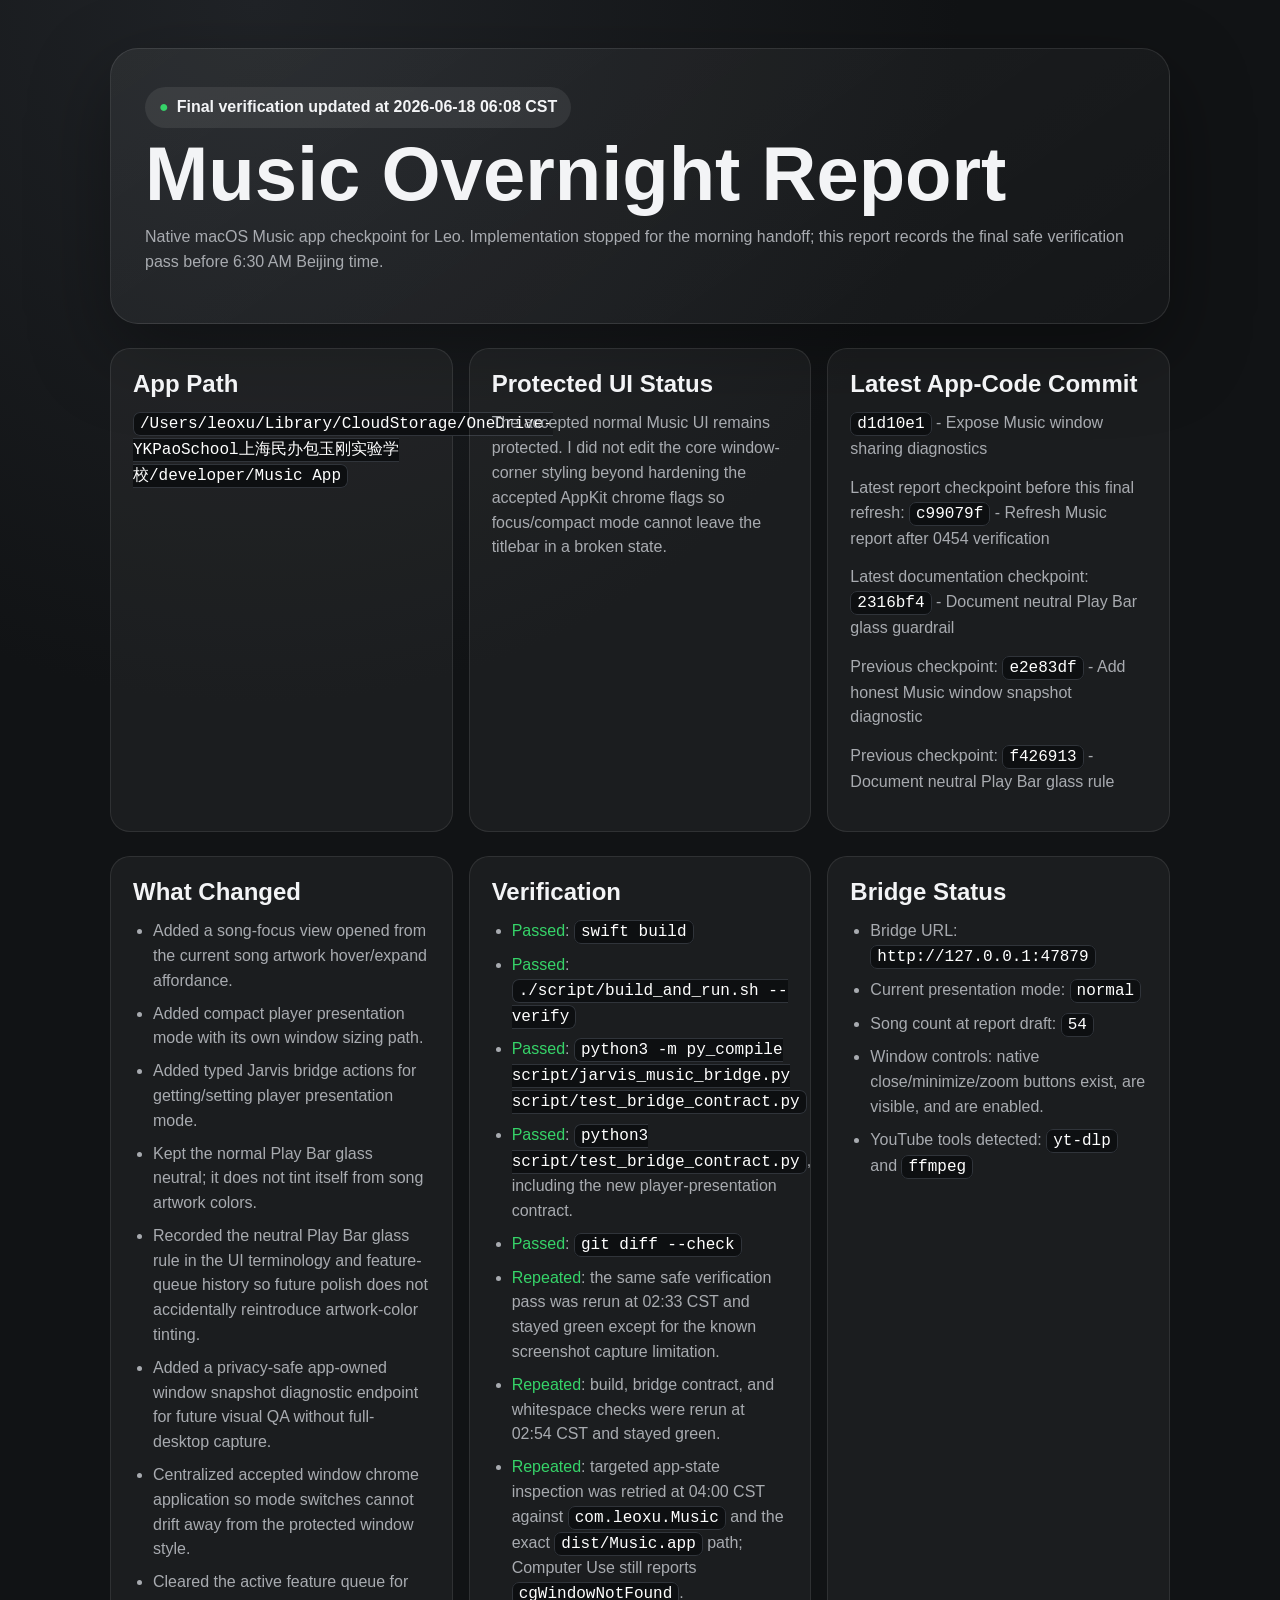
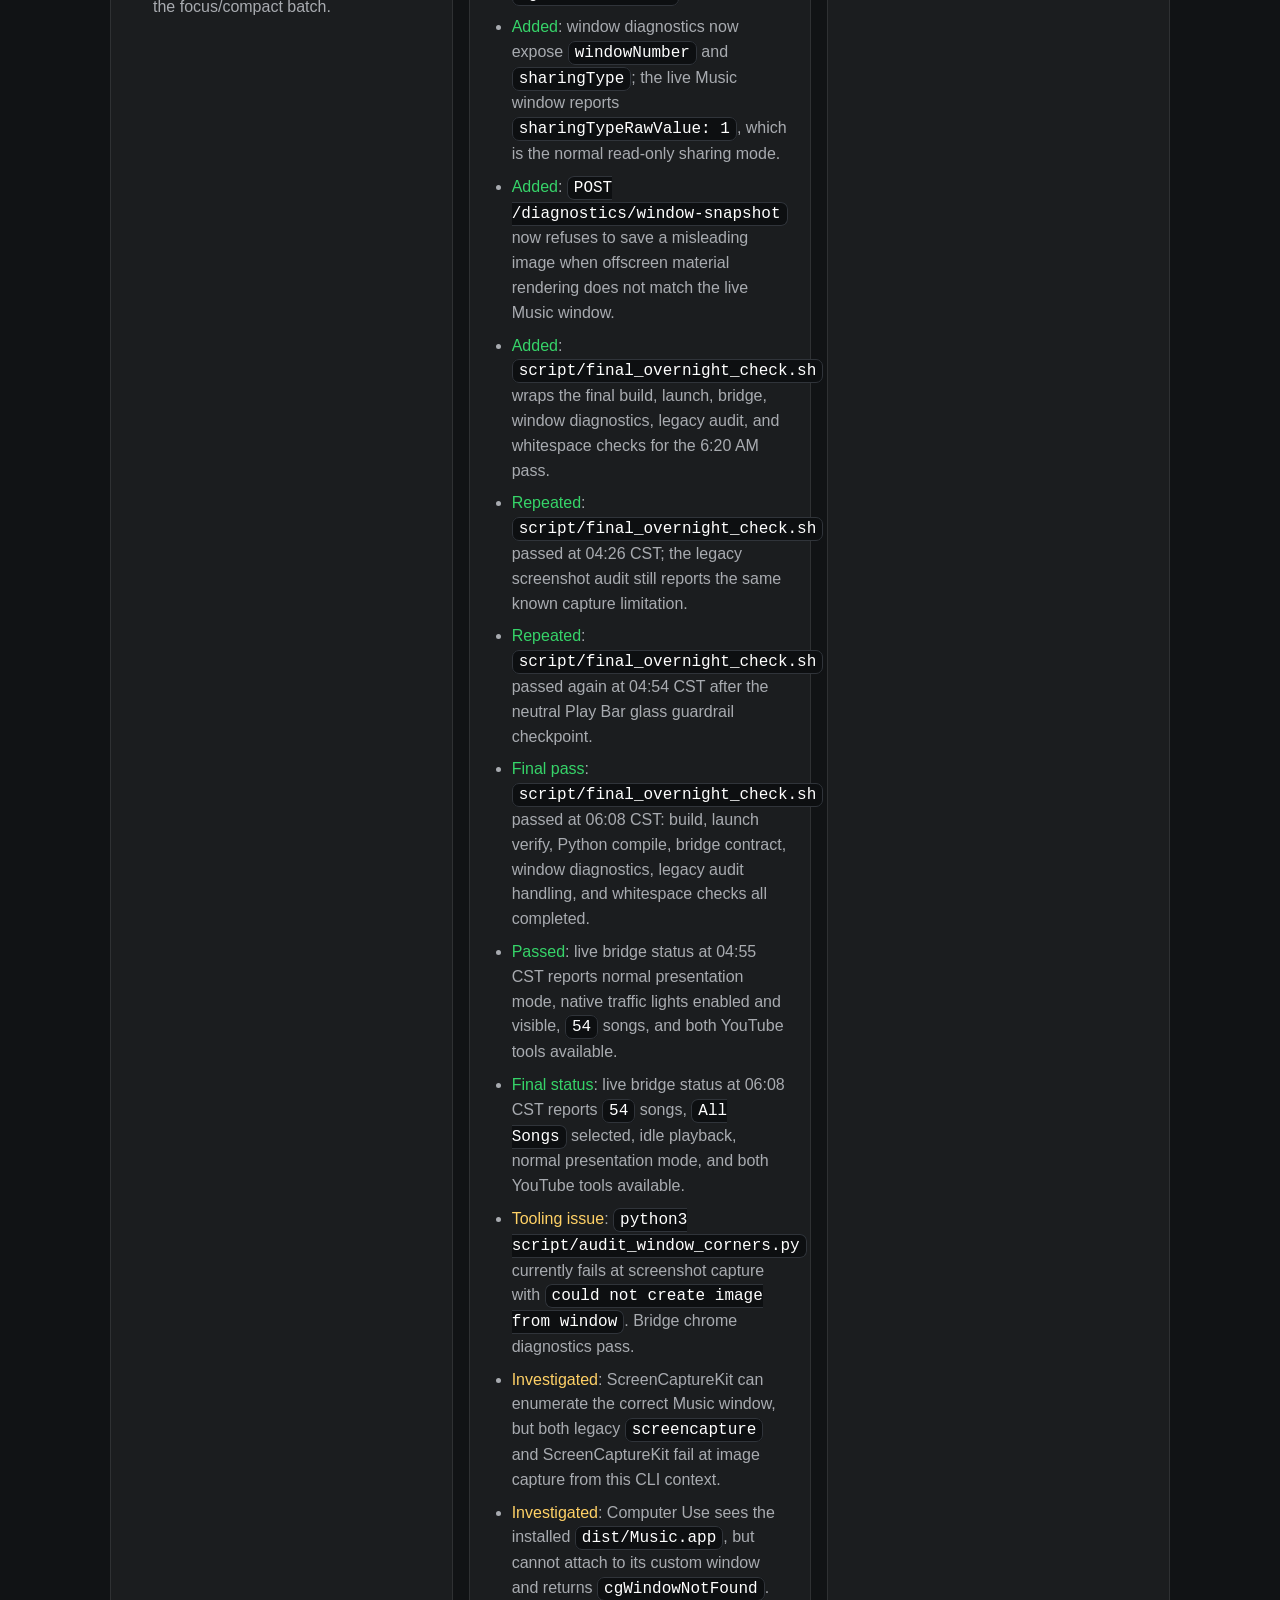
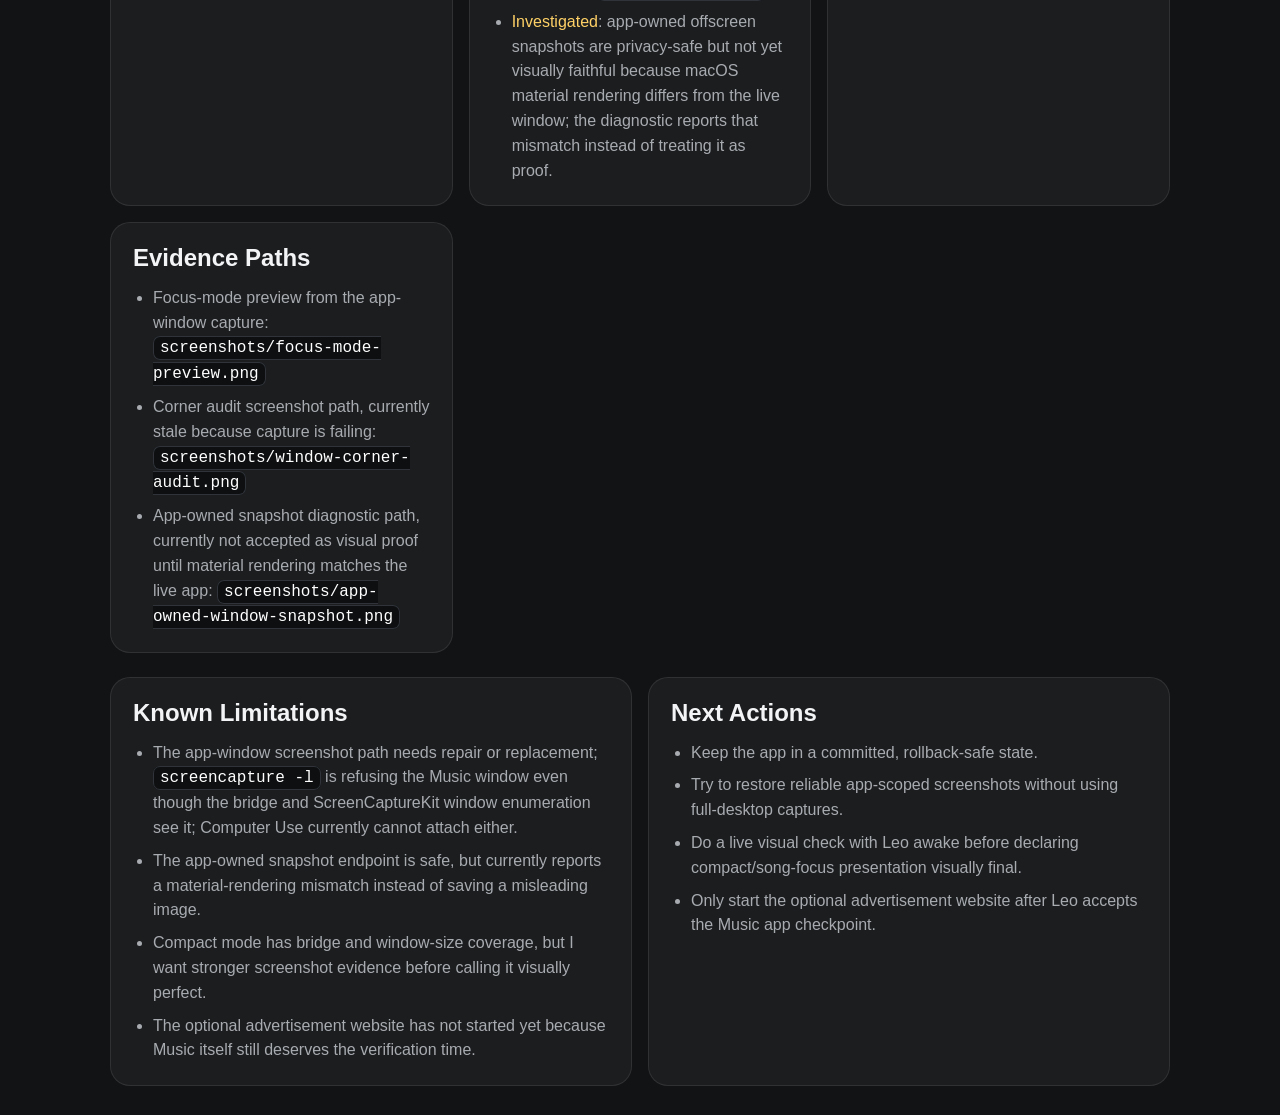
<file: OVERNIGHT_REPORT_2026-06-18.html>
<!doctype html>
<html lang="en">
<head>
  <meta charset="utf-8">
  <meta name="viewport" content="width=device-width, initial-scale=1">
  <title>Music Overnight Report - 2026-06-18</title>
  <style>
    :root {
      color-scheme: dark;
      --bg: #111315;
      --panel: #1b1d20;
      --text: #f3f4f6;
      --muted: #a8abb0;
      --line: #30343a;
      --red: #ff3b4f;
      --green: #36d469;
    }
    * { box-sizing: border-box; }
    body {
      margin: 0;
      background: radial-gradient(circle at 20% 0%, #202327 0, var(--bg) 44rem);
      color: var(--text);
      font: 16px/1.55 -apple-system, BlinkMacSystemFont, "SF Pro Text", "Helvetica Neue", Arial, sans-serif;
    }
    main {
      width: min(1060px, calc(100vw - 48px));
      margin: 0 auto;
      padding: 48px 0 72px;
    }
    h1, h2 { letter-spacing: 0; line-height: 1.1; }
    h1 { font-size: clamp(38px, 6vw, 76px); margin: 0 0 10px; }
    h2 { font-size: 24px; margin: 0 0 14px; }
    p { color: var(--muted); margin: 0 0 14px; }
    code {
      background: #0d0f11;
      border: 1px solid var(--line);
      border-radius: 7px;
      padding: 2px 6px;
      color: #fff;
    }
    .hero {
      padding: 34px;
      border: 1px solid rgba(255,255,255,.10);
      border-radius: 28px;
      background: linear-gradient(145deg, rgba(255,255,255,.06), rgba(255,255,255,.02));
      box-shadow: 0 28px 80px rgba(0,0,0,.36);
    }
    .grid {
      display: grid;
      grid-template-columns: repeat(auto-fit, minmax(270px, 1fr));
      gap: 16px;
      margin-top: 24px;
    }
    .card {
      padding: 22px;
      border: 1px solid rgba(255,255,255,.09);
      border-radius: 20px;
      background: rgba(255,255,255,.045);
    }
    ul { margin: 0; padding-left: 20px; color: var(--muted); }
    li + li { margin-top: 8px; }
    .pill {
      display: inline-flex;
      align-items: center;
      gap: 8px;
      padding: 8px 14px;
      border-radius: 999px;
      background: rgba(255,255,255,.08);
      color: var(--text);
      font-weight: 700;
      margin: 4px 6px 4px 0;
    }
    .ok { color: var(--green); }
    .warn { color: #ffd166; }
    .red { color: var(--red); }
    a { color: #fff; }
  </style>
</head>
<body>
  <main>
    <section class="hero">
      <p class="pill"><span class="ok">●</span> Final verification updated at 2026-06-18 06:08 CST</p>
      <h1>Music Overnight Report</h1>
      <p>Native macOS Music app checkpoint for Leo. Implementation stopped for the morning handoff; this report records the final safe verification pass before 6:30 AM Beijing time.</p>
    </section>

    <section class="grid">
      <article class="card">
        <h2>App Path</h2>
        <p><code>/Users/leoxu/Library/CloudStorage/OneDrive-YKPaoSchool上海民办包玉刚实验学校/developer/Music App</code></p>
      </article>

      <article class="card">
        <h2>Protected UI Status</h2>
        <p>The accepted normal Music UI remains protected. I did not edit the core window-corner styling beyond hardening the accepted AppKit chrome flags so focus/compact mode cannot leave the titlebar in a broken state.</p>
      </article>

      <article class="card">
        <h2>Latest App-Code Commit</h2>
        <p><code>d1d10e1</code> - Expose Music window sharing diagnostics</p>
        <p>Latest report checkpoint before this final refresh: <code>c99079f</code> - Refresh Music report after 0454 verification</p>
        <p>Latest documentation checkpoint: <code>2316bf4</code> - Document neutral Play Bar glass guardrail</p>
        <p>Previous checkpoint: <code>e2e83df</code> - Add honest Music window snapshot diagnostic</p>
        <p>Previous checkpoint: <code>f426913</code> - Document neutral Play Bar glass rule</p>
      </article>
    </section>

    <section class="grid">
      <article class="card">
        <h2>What Changed</h2>
        <ul>
          <li>Added a song-focus view opened from the current song artwork hover/expand affordance.</li>
          <li>Added compact player presentation mode with its own window sizing path.</li>
          <li>Added typed Jarvis bridge actions for getting/setting player presentation mode.</li>
          <li>Kept the normal Play Bar glass neutral; it does not tint itself from song artwork colors.</li>
          <li>Recorded the neutral Play Bar glass rule in the UI terminology and feature-queue history so future polish does not accidentally reintroduce artwork-color tinting.</li>
          <li>Added a privacy-safe app-owned window snapshot diagnostic endpoint for future visual QA without full-desktop capture.</li>
          <li>Centralized accepted window chrome application so mode switches cannot drift away from the protected window style.</li>
          <li>Cleared the active feature queue for the focus/compact batch.</li>
        </ul>
      </article>

      <article class="card">
        <h2>Verification</h2>
        <ul>
          <li><span class="ok">Passed</span>: <code>swift build</code></li>
          <li><span class="ok">Passed</span>: <code>./script/build_and_run.sh --verify</code></li>
          <li><span class="ok">Passed</span>: <code>python3 -m py_compile script/jarvis_music_bridge.py script/test_bridge_contract.py</code></li>
          <li><span class="ok">Passed</span>: <code>python3 script/test_bridge_contract.py</code>, including the new player-presentation contract.</li>
          <li><span class="ok">Passed</span>: <code>git diff --check</code></li>
          <li><span class="ok">Repeated</span>: the same safe verification pass was rerun at 02:33 CST and stayed green except for the known screenshot capture limitation.</li>
          <li><span class="ok">Repeated</span>: build, bridge contract, and whitespace checks were rerun at 02:54 CST and stayed green.</li>
          <li><span class="ok">Repeated</span>: targeted app-state inspection was retried at 04:00 CST against <code>com.leoxu.Music</code> and the exact <code>dist/Music.app</code> path; Computer Use still reports <code>cgWindowNotFound</code>.</li>
          <li><span class="ok">Added</span>: window diagnostics now expose <code>windowNumber</code> and <code>sharingType</code>; the live Music window reports <code>sharingTypeRawValue: 1</code>, which is the normal read-only sharing mode.</li>
          <li><span class="ok">Added</span>: <code>POST /diagnostics/window-snapshot</code> now refuses to save a misleading image when offscreen material rendering does not match the live Music window.</li>
          <li><span class="ok">Added</span>: <code>script/final_overnight_check.sh</code> wraps the final build, launch, bridge, window diagnostics, legacy audit, and whitespace checks for the 6:20 AM pass.</li>
          <li><span class="ok">Repeated</span>: <code>script/final_overnight_check.sh</code> passed at 04:26 CST; the legacy screenshot audit still reports the same known capture limitation.</li>
          <li><span class="ok">Repeated</span>: <code>script/final_overnight_check.sh</code> passed again at 04:54 CST after the neutral Play Bar glass guardrail checkpoint.</li>
          <li><span class="ok">Final pass</span>: <code>script/final_overnight_check.sh</code> passed at 06:08 CST: build, launch verify, Python compile, bridge contract, window diagnostics, legacy audit handling, and whitespace checks all completed.</li>
          <li><span class="ok">Passed</span>: live bridge status at 04:55 CST reports normal presentation mode, native traffic lights enabled and visible, <code>54</code> songs, and both YouTube tools available.</li>
          <li><span class="ok">Final status</span>: live bridge status at 06:08 CST reports <code>54</code> songs, <code>All Songs</code> selected, idle playback, normal presentation mode, and both YouTube tools available.</li>
          <li><span class="warn">Tooling issue</span>: <code>python3 script/audit_window_corners.py</code> currently fails at screenshot capture with <code>could not create image from window</code>. Bridge chrome diagnostics pass.</li>
          <li><span class="warn">Investigated</span>: ScreenCaptureKit can enumerate the correct Music window, but both legacy <code>screencapture</code> and ScreenCaptureKit fail at image capture from this CLI context.</li>
          <li><span class="warn">Investigated</span>: Computer Use sees the installed <code>dist/Music.app</code>, but cannot attach to its custom window and returns <code>cgWindowNotFound</code>.</li>
          <li><span class="warn">Investigated</span>: app-owned offscreen snapshots are privacy-safe but not yet visually faithful because macOS material rendering differs from the live window; the diagnostic reports that mismatch instead of treating it as proof.</li>
        </ul>
      </article>

      <article class="card">
        <h2>Bridge Status</h2>
        <ul>
          <li>Bridge URL: <code>http://127.0.0.1:47879</code></li>
          <li>Current presentation mode: <code>normal</code></li>
          <li>Song count at report draft: <code>54</code></li>
          <li>Window controls: native close/minimize/zoom buttons exist, are visible, and are enabled.</li>
          <li>YouTube tools detected: <code>yt-dlp</code> and <code>ffmpeg</code></li>
        </ul>
      </article>

      <article class="card">
        <h2>Evidence Paths</h2>
        <ul>
          <li>Focus-mode preview from the app-window capture: <code>screenshots/focus-mode-preview.png</code></li>
          <li>Corner audit screenshot path, currently stale because capture is failing: <code>screenshots/window-corner-audit.png</code></li>
          <li>App-owned snapshot diagnostic path, currently not accepted as visual proof until material rendering matches the live app: <code>screenshots/app-owned-window-snapshot.png</code></li>
        </ul>
      </article>
    </section>

    <section class="grid">
      <article class="card">
        <h2>Known Limitations</h2>
        <ul>
          <li>The app-window screenshot path needs repair or replacement; <code>screencapture -l</code> is refusing the Music window even though the bridge and ScreenCaptureKit window enumeration see it; Computer Use currently cannot attach either.</li>
          <li>The app-owned snapshot endpoint is safe, but currently reports a material-rendering mismatch instead of saving a misleading image.</li>
          <li>Compact mode has bridge and window-size coverage, but I want stronger screenshot evidence before calling it visually perfect.</li>
          <li>The optional advertisement website has not started yet because Music itself still deserves the verification time.</li>
        </ul>
      </article>

      <article class="card">
        <h2>Next Actions</h2>
        <ul>
          <li>Keep the app in a committed, rollback-safe state.</li>
          <li>Try to restore reliable app-scoped screenshots without using full-desktop captures.</li>
          <li>Do a live visual check with Leo awake before declaring compact/song-focus presentation visually final.</li>
          <li>Only start the optional advertisement website after Leo accepts the Music app checkpoint.</li>
        </ul>
      </article>
    </section>
  </main>
</body>
</html>
</file>
<file: styles.css>
:root {
  color-scheme: dark;
  --bg: #050607;
  --bg-2: #0c0e11;
  --panel: #15181c;
  --panel-2: #20242a;
  --text: #f5f5f7;
  --muted: #a1a1a6;
  --dim: #6f737a;
  --line: rgba(255, 255, 255, 0.13);
  --red: #ff3b45;
  --red-2: #ff6b73;
  --blue: #57c7ff;
  --green: #30d158;
  --amber: #ffd166;
  --radius-xl: 42px;
  --radius-lg: 30px;
  --max: 1320px;
  --shadow-hero: 0 48px 140px rgba(0, 0, 0, 0.72);
}

* {
  box-sizing: border-box;
}

html {
  background: var(--bg);
  scroll-behavior: smooth;
  width: 100%;
  max-width: 100%;
  overflow-x: hidden;
}

body {
  margin: 0;
  min-width: 320px;
  background:
    linear-gradient(180deg, #070809 0%, #090a0c 46%, #030304 100%);
  color: var(--text);
  font-family: "SF Pro Display", "SF Pro Text", -apple-system, BlinkMacSystemFont,
    "Helvetica Neue", Arial, sans-serif;
  letter-spacing: 0;
  overflow-x: hidden;
  width: 100%;
  max-width: 100%;
}

img {
  display: block;
  max-width: 100%;
}

a {
  color: inherit;
  text-decoration: none;
}

.page-shell {
  position: relative;
  overflow: hidden;
  width: 100%;
  max-width: 100%;
}

.hero-animation-pending .page-shell {
  opacity: 0;
  pointer-events: none;
  visibility: hidden;
}

.hero-assets-ready .page-shell {
  opacity: 1;
  transition: opacity 220ms ease;
  visibility: visible;
}

.hero-preload-screen {
  position: fixed;
  inset: 0;
  z-index: 100;
  display: grid;
  place-content: center;
  gap: 22px;
  min-height: 100vh;
  background:
    radial-gradient(circle at 50% 42%, rgba(255, 59, 69, 0.14), transparent 34%),
    linear-gradient(180deg, #08090b 0%, #030304 100%);
  opacity: 0;
  pointer-events: none;
  text-align: center;
  transition: opacity 220ms ease, visibility 220ms ease;
  visibility: hidden;
}

.hero-animation-pending .hero-preload-screen {
  opacity: 1;
  pointer-events: auto;
  visibility: visible;
}

.hero-assets-ready .hero-preload-screen {
  opacity: 0;
  visibility: hidden;
}

.hero-preload-mark {
  width: clamp(112px, 18vw, 190px);
  aspect-ratio: 1;
  display: grid;
  grid-template-columns: repeat(5, 1fr);
  align-items: center;
  gap: 8%;
  margin: 0 auto;
  padding: 22%;
  border: 1px solid rgba(255, 255, 255, 0.12);
  border-radius: 30%;
  background:
    linear-gradient(180deg, rgba(255, 255, 255, 0.08), rgba(255, 255, 255, 0.015)),
    rgba(255, 255, 255, 0.035);
  box-shadow:
    0 26px 90px rgba(255, 59, 69, 0.2),
    0 22px 80px rgba(0, 0, 0, 0.52);
}

.hero-preload-mark span {
  display: block;
  width: 100%;
  min-height: 24%;
  border-radius: 999px;
  background: linear-gradient(180deg, #ff3b45, #a96eff 55%, #57c7ff);
}

.hero-preload-mark span:nth-child(1),
.hero-preload-mark span:nth-child(5) {
  height: 44%;
}

.hero-preload-mark span:nth-child(2),
.hero-preload-mark span:nth-child(4) {
  height: 74%;
}

.hero-preload-mark span:nth-child(3) {
  height: 100%;
}

.hero-preload-name {
  color: rgba(245, 245, 247, 0.94);
  font-size: clamp(34px, 5vw, 58px);
  font-weight: 750;
}

.page-shell::before {
  content: "";
  position: fixed;
  inset: -20vh -10vw auto -10vw;
  height: 70vh;
  pointer-events: none;
  background:
    radial-gradient(circle at 22% 28%, rgba(255, 59, 69, 0.22), transparent 32%),
    radial-gradient(circle at 78% 18%, rgba(87, 199, 255, 0.14), transparent 34%),
    linear-gradient(180deg, rgba(255, 255, 255, 0.07), transparent 42%);
  filter: blur(54px);
  opacity: 0.55;
  transform: translateZ(0);
}

.site-header {
  position: fixed;
  z-index: 20;
  top: 18px;
  left: 50%;
  width: min(calc(100% - 32px), 1180px);
  transform: translateX(-50%);
  display: grid;
  grid-template-columns: 1fr auto 1fr;
  align-items: center;
  gap: 16px;
  padding: 9px 14px;
  border: 1px solid rgba(255, 255, 255, 0.09);
  border-radius: 999px;
  background: rgba(14, 17, 20, 0.22);
  backdrop-filter: blur(12px) saturate(124%);
  box-shadow: 0 20px 70px rgba(0, 0, 0, 0.16);
}

.brand-lockup {
  display: inline-flex;
  align-items: center;
  gap: 10px;
  min-width: 0;
  padding-left: 4px;
  font-weight: 700;
}

.brand-lockup img {
  width: 30px;
  height: 30px;
  border-radius: 9px;
}

.nav-links {
  display: flex;
  align-items: center;
  justify-content: center;
  gap: 18px;
  padding: 0 10px;
  border-radius: 999px;
}

.nav-links a,
.header-cta {
  min-height: 34px;
  display: inline-flex;
  align-items: center;
  justify-content: center;
  padding: 0 2px;
  border-radius: 999px;
  color: rgba(245, 245, 247, 0.78);
  font-size: 14px;
  font-weight: 700;
  transition: color 180ms ease, transform 180ms ease, font-size 180ms ease;
}

.nav-links a:hover {
  color: rgba(245, 245, 247, 0.9);
}

.nav-links a.active {
  color: #fff;
  font-size: 15px;
  transform: translateY(-0.5px);
}

.header-cta {
  justify-self: end;
  min-width: 148px;
  min-height: 38px;
  padding: 0 28px;
  color: #fff;
  background: rgba(255, 59, 69, 0.9);
  box-shadow: 0 0 30px rgba(255, 59, 69, 0.22);
  white-space: nowrap;
}

.header-cta:hover,
.button:hover {
  transform: translateY(-1px);
}

main {
  position: relative;
  z-index: 1;
  width: 100%;
  max-width: 100%;
  overflow: hidden;
}

section {
  width: 100%;
  max-width: 100%;
  scroll-margin-top: 104px;
}

.section-snap {
  min-height: 100vh;
}

.hero {
  display: flex;
  flex-direction: column;
  align-items: center;
  justify-content: flex-start;
  padding: 96px 28px 64px;
  text-align: center;
}

.hero-copy {
  width: min(1100px, 100%);
  max-width: 100%;
}

.eyebrow {
  margin: 0 0 14px;
  color: var(--red-2);
  font-size: 13px;
  font-weight: 800;
  letter-spacing: 0.02em;
  text-transform: uppercase;
}

h1,
h2,
h3,
p {
  margin-top: 0;
}

h1 {
  margin: 0 auto 14px;
  max-width: 760px;
  color: var(--text);
  font-size: 40px;
  line-height: 1;
  font-weight: 800;
  letter-spacing: 0;
}

.hero-subtitle {
  width: min(640px, 94vw);
  margin: 0 auto;
  color: rgba(245, 245, 247, 0.76);
  font-size: 15px;
  line-height: 1.32;
  font-weight: 650;
}

.hero-actions {
  display: flex;
  flex-wrap: wrap;
  justify-content: center;
  gap: 14px;
  margin-top: 30px;
}

.button {
  min-height: 44px;
  display: inline-flex;
  align-items: center;
  justify-content: center;
  gap: 10px;
  padding: 0 22px;
  border: 1px solid rgba(255, 255, 255, 0.1);
  border-radius: 999px;
  font-size: 15px;
  font-weight: 800;
  transition: transform 180ms ease, filter 180ms ease, background 180ms ease;
  white-space: nowrap;
}

.button-red {
  color: #fff;
  background:
    linear-gradient(180deg, rgba(255, 255, 255, 0.14), transparent 48%),
    var(--red);
  box-shadow: 0 0 44px rgba(255, 59, 69, 0.34);
}

.button-dark {
  color: #fff;
  background:
    linear-gradient(180deg, rgba(255, 255, 255, 0.12), rgba(255, 255, 255, 0.02)),
    rgba(255, 255, 255, 0.1);
  backdrop-filter: blur(20px);
}

.button-icon {
  font-size: 14px;
}

.hero-stage {
  position: relative;
  width: min(1380px, 96vw);
  margin-top: clamp(18px, 2.5vw, 30px);
  perspective: 1800px;
}

.hero-window {
  width: 100%;
  max-height: min(72vh, 840px);
  border-radius: clamp(28px, 3vw, 48px);
  box-shadow: var(--shadow-hero);
  object-fit: contain;
  clip-path: polygon(3% 0, 97% 0, 100% 100%, 0 100%);
  transform: rotateX(12deg);
  transform-origin: 50% 50%;
  backface-visibility: hidden;
  filter:
    drop-shadow(34px 48px 70px rgba(0, 0, 0, 0.34))
    saturate(1.05)
    contrast(1.02);
  animation: hero-window-rise 3000ms cubic-bezier(0.16, 1, 0.3, 1) 180ms both;
  will-change: transform, filter, opacity;
}

.hero-animation-pending .hero-window {
  animation: none;
  opacity: 0;
  transform: rotateX(76deg) translate3d(0, 56px, -90px) scale(0.92);
  filter:
    drop-shadow(0 18px 32px rgba(0, 0, 0, 0.16))
    saturate(0.96)
    contrast(0.96);
}

.hero-animation-pending .hero-reflection {
  animation: none;
  opacity: 0.12;
  transform: skewX(-12deg) scaleX(0.55) scaleY(0.28) translateY(22px);
  filter: blur(24px);
}

.hero-assets-ready .hero-window {
  animation: hero-window-rise 3000ms cubic-bezier(0.16, 1, 0.3, 1) both;
}

.hero-assets-ready .hero-reflection {
  animation: hero-reflection-rise 3000ms cubic-bezier(0.16, 1, 0.3, 1) both;
}

.hero-stage::before {
  content: "";
  position: absolute;
  inset: -7% -7% -10%;
  z-index: -2;
  border-radius: clamp(34px, 3.5vw, 58px);
  background:
    radial-gradient(circle at 18% 32%, rgba(255, 59, 69, 0.32), transparent 36%),
    radial-gradient(circle at 82% 18%, rgba(87, 199, 255, 0.2), transparent 34%),
    linear-gradient(112deg, rgba(255, 255, 255, 0.1), transparent 31%),
    rgba(255, 255, 255, 0.02);
  filter: blur(24px);
  opacity: 0.88;
}

.hero-reflection {
  position: absolute;
  z-index: -1;
  inset: auto 6% -8% 16%;
  height: 20%;
  border-radius: 50%;
  background:
    radial-gradient(ellipse at 34% 50%, rgba(255, 59, 69, 0.36), transparent 58%),
    radial-gradient(ellipse at 74% 50%, rgba(87, 199, 255, 0.2), transparent 62%);
  filter: blur(42px);
  opacity: 0.82;
  transform: skewX(-12deg);
  animation: hero-reflection-rise 3000ms cubic-bezier(0.16, 1, 0.3, 1) 180ms both;
}

@keyframes hero-window-rise {
  0% {
    opacity: 0;
    transform: rotateX(76deg) translate3d(0, 56px, -90px) scale(0.92);
    filter:
      drop-shadow(0 18px 32px rgba(0, 0, 0, 0.16))
      saturate(0.96)
      contrast(0.96);
  }

  100% {
    opacity: 1;
    transform: rotateX(12deg) translate3d(0, 0, 0) scale(1);
    filter:
      drop-shadow(34px 48px 70px rgba(0, 0, 0, 0.34))
      saturate(1.05)
      contrast(1.02);
  }
}

@keyframes hero-reflection-rise {
  0% {
    opacity: 0.12;
    transform: skewX(-12deg) scaleX(0.55) scaleY(0.28) translateY(22px);
    filter: blur(24px);
  }

  100% {
    opacity: 0.82;
    transform: skewX(-12deg) scaleX(1) scaleY(1) translateY(0);
    filter: blur(42px);
  }
}

@keyframes hero-window-rise-mobile {
  0% {
    opacity: 0;
    transform: rotateX(68deg) translate3d(0, 42px, -64px) scale(0.94);
    filter:
      drop-shadow(0 16px 28px rgba(0, 0, 0, 0.14))
      saturate(0.96)
      contrast(0.96);
  }

  100% {
    opacity: 1;
    transform: rotateX(6deg) translate3d(0, 0, 0) scale(1);
    filter:
      drop-shadow(34px 48px 70px rgba(0, 0, 0, 0.34))
      saturate(1.05)
      contrast(1.02);
  }
}

.hero-specs {
  width: min(760px, 92vw);
  display: grid;
  grid-template-columns: repeat(3, 1fr);
  gap: 16px;
  margin: 30px auto 0;
}

.hero-specs div {
  padding: 22px 18px;
  border-top: 1px solid rgba(255, 255, 255, 0.14);
}

.hero-specs strong {
  display: block;
  font-size: 21px;
  line-height: 1;
  font-weight: 800;
}

.hero-specs span {
  display: block;
  margin-top: 8px;
  color: var(--muted);
  font-size: 14px;
  font-weight: 700;
}

.feature-band,
.import-section,
.focus-section,
.jarvis-section,
.finish-section {
  padding: clamp(52px, 5vw, 82px) 28px;
}

.focus-section {
  padding-top: clamp(60px, 5.5vw, 88px);
  padding-bottom: clamp(70px, 7vw, 108px);
}

.focus-section .section-heading {
  margin-bottom: clamp(22px, 3vw, 34px);
}

.focus-section .section-heading h2 {
  max-width: 860px;
  margin-right: auto;
  margin-left: auto;
  font-size: 32px;
}

.section-heading,
.spotlight-copy {
  width: min(860px, 92vw);
  margin: 0 auto clamp(28px, 4vw, 50px);
  text-align: center;
}

.section-heading h2,
.spotlight h2,
.finish-section h2 {
  margin-bottom: 14px;
  color: var(--text);
  font-size: 30px;
  line-height: 1.08;
  font-weight: 800;
  letter-spacing: 0;
}

.section-heading p,
.spotlight-copy p,
.finish-section p {
  margin-right: auto;
  margin-left: auto;
  max-width: 640px;
  color: rgba(245, 245, 247, 0.68);
  font-size: 14px;
  line-height: 1.42;
  font-weight: 650;
}

.wide-showcase,
.import-slider {
  width: min(var(--max), 92vw);
  margin: 0 auto;
}

.wide-showcase img,
.import-slide img {
  width: auto;
  max-width: 100%;
  max-height: min(64vh, 760px);
  margin: 0 auto;
  object-fit: contain;
  filter: drop-shadow(0 50px 110px rgba(0, 0, 0, 0.48));
}

.wide-showcase img {
  width: min(100%, 1180px);
}

.import-slide img {
  max-height: min(62vh, 720px);
}

.import-slider {
  position: relative;
}

.import-slider-header {
  display: flex;
  align-items: end;
  justify-content: space-between;
  gap: 18px;
  width: min(994px, 72vw);
  margin: 0 auto -10px;
  position: relative;
  z-index: 2;
  pointer-events: none;
}

.import-slider-header > div {
  pointer-events: auto;
}

.slider-step-label {
  display: block;
  color: var(--red-2);
  font-size: 13px;
  font-weight: 850;
  letter-spacing: 0.02em;
  text-transform: uppercase;
}

.import-slider-header strong {
  display: block;
  margin-top: 4px;
  color: #fff;
  font-size: 22px;
  line-height: 1;
}

.slider-controls {
  display: inline-flex;
  gap: 10px;
}

.slider-button {
  min-width: 116px;
  min-height: 46px;
  display: inline-flex;
  align-items: center;
  justify-content: center;
  gap: 8px;
  padding: 0 18px;
  border: 1px solid rgba(255, 255, 255, 0.12);
  border-radius: 999px;
  background: rgba(255, 255, 255, 0.075);
  color: rgba(245, 245, 247, 0.9);
  font: inherit;
  font-size: 14px;
  font-weight: 850;
  cursor: pointer;
  backdrop-filter: blur(20px) saturate(135%);
  transition: transform 160ms ease, background 160ms ease, color 160ms ease;
}

.slider-button span {
  font-size: 18px;
  line-height: 1;
}

.slider-button:hover {
  transform: translateY(-1px);
  background: rgba(255, 255, 255, 0.11);
  color: #fff;
}

.slider-button:disabled {
  cursor: default;
  opacity: 0.38;
  transform: none;
}

.import-track {
  display: flex;
  gap: 24px;
  overflow-x: auto;
  scroll-snap-type: x mandatory;
  scroll-behavior: smooth;
  scrollbar-width: none;
  overscroll-behavior-x: contain;
  -webkit-overflow-scrolling: touch;
  perspective: 1400px;
  padding: 14px 0 26px;
}

.import-track:focus-visible {
  outline: 2px solid rgba(255, 59, 69, 0.64);
  outline-offset: 8px;
  border-radius: 24px;
}

.import-track::-webkit-scrollbar {
  display: none;
}

.import-slide {
  flex: 0 0 100%;
  min-width: 0;
  scroll-snap-align: center;
  scroll-snap-stop: always;
  position: relative;
}

.import-slide::before {
  display: none;
}

.import-slide img {
  display: block;
  user-select: none;
  border-radius: 0;
  transform: none;
  filter: none;
}

.slider-dots {
  display: flex;
  justify-content: center;
  flex-wrap: wrap;
  gap: 10px;
  margin-top: 18px;
}

.slider-dots button {
  min-height: 36px;
  padding: 0 15px;
  border: 1px solid rgba(255, 255, 255, 0.12);
  border-radius: 999px;
  background: rgba(255, 255, 255, 0.06);
  color: rgba(245, 245, 247, 0.68);
  font: inherit;
  font-size: 13px;
  font-weight: 850;
  cursor: pointer;
  backdrop-filter: blur(18px) saturate(135%);
  transition: background 180ms ease, color 180ms ease, border-color 180ms ease;
}

.slider-dots button.active {
  background: var(--red);
  border-color: rgba(255, 255, 255, 0.18);
  color: #fff;
}

.feature-copy-row {
  width: min(1040px, 92vw);
  display: grid;
  grid-template-columns: repeat(2, minmax(0, 1fr));
  gap: clamp(22px, 4vw, 70px);
  margin: 26px auto 0;
  padding: 0 clamp(4px, 4vw, 48px);
}

.step,
.bridge-panel {
  border: 1px solid rgba(255, 255, 255, 0.12);
  background-color: rgba(255, 255, 255, 0.045);
  background-image: none;
  backdrop-filter: blur(28px) saturate(150%);
  -webkit-backdrop-filter: blur(28px) saturate(150%);
  box-shadow:
    inset 0 1px 0 rgba(255, 255, 255, 0.06),
    0 30px 80px rgba(0, 0, 0, 0.28);
}

.feature-copy {
  max-width: 560px;
}

.feature-copy span {
  display: block;
  margin-bottom: 12px;
  color: var(--red-2);
  font-size: 14px;
  font-weight: 850;
  letter-spacing: 0.02em;
  text-transform: uppercase;
}

.step h3,
.bridge-copy h3 {
  margin: 16px 0 12px;
  font-size: 21px;
  line-height: 1.08;
}

.feature-copy p,
.step p,
.bridge-copy p {
  color: var(--muted);
  font-size: 14px;
  line-height: 1.42;
  font-weight: 650;
}

.bridge-actions {
  display: flex;
  flex-wrap: wrap;
  gap: 9px;
  margin-top: 24px;
}

.bridge-actions span {
  padding: 9px 12px;
  border: 1px solid rgba(255, 255, 255, 0.12);
  border-radius: 999px;
  background: rgba(255, 255, 255, 0.07);
  color: rgba(245, 245, 247, 0.78);
  font-size: 13px;
  font-weight: 800;
}

.spotlight {
  display: flex;
  flex-direction: column;
  align-items: center;
  justify-content: center;
  padding: clamp(60px, 6vw, 88px) 28px;
  background: #060708;
  border-top: 1px solid rgba(255, 255, 255, 0.08);
  border-bottom: 1px solid rgba(255, 255, 255, 0.08);
}

.your-pick-visual {
  position: relative;
  width: min(1320px, 94vw);
  margin: -24px auto 0;
  perspective: 1600px;
  transform-style: preserve-3d;
}

.your-pick-visual::before {
  content: "";
  position: absolute;
  inset: 7% 3% -1%;
  z-index: -1;
  border-radius: 54px;
  background:
    radial-gradient(circle at 26% 58%, rgba(255, 59, 69, 0.34), transparent 36%),
    radial-gradient(circle at 74% 32%, rgba(87, 199, 255, 0.22), transparent 34%),
    linear-gradient(105deg, rgba(255, 255, 255, 0.12), transparent 36%),
    rgba(255, 255, 255, 0.018);
  filter: blur(38px);
  opacity: 0.84;
  transform: rotateX(-6deg) rotateY(8deg) rotateZ(-1.2deg) skewX(-2deg) scale(0.96);
  transform-origin: 50% 58%;
}

.your-pick-visual::after {
  content: "";
  position: absolute;
  left: 18%;
  right: 18%;
  bottom: 1%;
  z-index: -1;
  height: 18%;
  border-radius: 50%;
  background:
    radial-gradient(ellipse at center, rgba(255, 59, 69, 0.34), transparent 62%),
    radial-gradient(ellipse at 72% 50%, rgba(75, 185, 255, 0.22), transparent 58%);
  filter: blur(40px);
  opacity: 0.78;
  transform: rotateZ(-2deg) skewX(-7deg);
}

.your-pick-visual img {
  width: 100%;
  max-height: min(78vh, 900px);
  object-fit: contain;
  transform: rotateX(-5.5deg) rotateY(8.5deg) rotateZ(-1.1deg) skewX(-1.2deg) translate3d(2.8%, 0, 0);
  transform-origin: 50% 58%;
  filter:
    drop-shadow(34px 48px 72px rgba(0, 0, 0, 0.5))
    saturate(1.08)
    contrast(1.03);
}

.steps {
  width: min(1120px, 92vw);
  display: grid;
  grid-template-columns: repeat(3, 1fr);
  gap: 18px;
  margin: 24px auto 0;
}

.step {
  padding: 24px;
  border-radius: var(--radius-lg);
}

.step span {
  width: 42px;
  height: 42px;
  display: inline-grid;
  place-items: center;
  border-radius: 999px;
  color: #fff;
  background: var(--red);
  font-weight: 900;
}

.window-gallery {
  width: min(760px, 84vw);
  margin: 0 auto;
}

figure {
  margin: 0;
}

.focus-comparison {
  position: relative;
  width: 100%;
  padding: 0 0 14%;
}

.focus-large-shot,
.focus-small-shot {
  border-radius: 0;
  filter: none;
}

.focus-large-shot {
  width: 100%;
  max-height: min(58vh, 640px);
  object-fit: contain;
  transform: none;
}

.focus-small-shot {
  position: absolute;
  right: -5%;
  bottom: 12%;
  width: 40%;
  transform: none;
}

figcaption {
  margin-top: 14px;
  color: rgba(245, 245, 247, 0.74);
  font-size: 14px;
  font-weight: 800;
  text-align: center;
}

.jarvis-section {
  background: #060708;
}

.download-section {
  background:
    radial-gradient(circle at 50% 0%, rgba(255, 59, 69, 0.12), transparent 30%),
    #060708;
}

.download-section.section-snap {
  min-height: auto;
  padding-bottom: 46px;
}

.download-panel {
  width: min(980px, 92vw);
  display: grid;
  grid-template-columns: auto minmax(240px, 1fr) minmax(190px, auto);
  gap: 24px;
  align-items: center;
  margin: 0 auto;
  padding: 20px 24px;
  border: 1px solid rgba(255, 255, 255, 0.12);
  border-radius: 34px;
  background: rgba(255, 255, 255, 0.055);
  backdrop-filter: blur(18px) saturate(132%);
  box-shadow: 0 28px 80px rgba(0, 0, 0, 0.3);
}

.download-panel img {
  width: 60px;
  height: 60px;
  border-radius: 15px;
}

.download-panel h3 {
  margin-bottom: 6px;
  font-size: 22px;
  line-height: 1;
}

.download-panel p {
  margin: 0;
  color: var(--muted);
  font-size: 14px;
  font-weight: 700;
}

.download-panel .download-version {
  margin-top: 8px;
  color: rgba(245, 245, 247, 0.82);
  font-size: 13px;
  font-weight: 850;
}

.download-panel .button {
  width: auto;
  min-width: 188px;
  max-width: none;
  padding-right: 30px;
  padding-left: 30px;
}

.bridge-panel {
  width: min(1040px, 92vw);
  display: grid;
  grid-template-columns: 0.9fr 1.1fr;
  gap: 26px;
  align-items: center;
  margin: 0 auto;
  padding: 28px;
  border-radius: var(--radius-xl);
}

.bridge-signal {
  display: grid;
  gap: 12px;
}

.bridge-signal div {
  padding: 16px 18px;
  border: 1px solid rgba(255, 255, 255, 0.11);
  border-radius: 22px;
  background-color: rgba(255, 255, 255, 0.045);
  background-image: none;
  backdrop-filter: blur(22px) saturate(145%);
  -webkit-backdrop-filter: blur(22px) saturate(145%);
}

.bridge-signal span {
  color: var(--red-2);
  font-size: 12px;
  font-weight: 850;
  letter-spacing: 0.02em;
  text-transform: uppercase;
}

.bridge-signal strong {
  display: block;
  margin-top: 6px;
  color: #fff;
  font-size: 20px;
  line-height: 1.1;
}

.bridge-signal p {
  margin: 8px 0 0;
  color: rgba(245, 245, 247, 0.66);
  font-size: 14px;
  line-height: 1.35;
  font-weight: 650;
}

.finish-section {
  min-height: 42vh;
  display: flex;
  flex-direction: column;
  align-items: center;
  justify-content: center;
  text-align: center;
  padding-top: 40px;
}

.finish-symbol-logo {
  width: clamp(236px, 18vw, 300px);
  height: clamp(236px, 18vw, 300px);
  margin-bottom: 38px;
  object-fit: contain;
  background: transparent;
  border-radius: 0;
  box-shadow: none;
  filter:
    drop-shadow(0 0 44px rgba(255, 59, 69, 0.28))
    drop-shadow(0 0 92px rgba(35, 197, 255, 0.12));
}

.finish-section .finish-slogan {
  max-width: 860px;
  color: rgba(245, 245, 247, 0.62);
  font-size: clamp(32px, 2.7vw, 44px);
  line-height: 1.08;
  font-weight: 800;
}

.copyright-line {
  margin-top: 22px;
  color: rgba(245, 245, 247, 0.36);
  font-size: 12px;
  line-height: 1;
  font-weight: 700;
}

.reveal {
  opacity: 1;
  transform: translateY(0);
  transition: opacity 700ms ease, transform 700ms ease;
}

.reveal.visible {
  opacity: 1;
  transform: translateY(0);
}

html[data-capture] {
  scroll-behavior: auto;
}

html[data-capture] .site-header {
  position: absolute;
}

html[data-capture="player"] #preview,
html[data-capture="import"] #preview,
html[data-capture="import"] #player,
html[data-capture="import"] .spotlight,
html[data-capture="windows"] #preview,
html[data-capture="windows"] #player,
html[data-capture="windows"] .spotlight,
html[data-capture="windows"] #import,
html[data-capture="jarvis"] #preview,
html[data-capture="jarvis"] #player,
html[data-capture="jarvis"] .spotlight,
html[data-capture="jarvis"] #import,
html[data-capture="jarvis"] #windows {
  display: none;
}

html[data-capture] .feature-band,
html[data-capture] .import-section,
html[data-capture] .focus-section,
html[data-capture] .jarvis-section,
html[data-capture] .download-section {
  padding-top: 118px;
}

@media (max-width: 1020px) {
  .site-header {
    grid-template-columns: 1fr auto;
  }

  .nav-links {
    display: none;
  }

  .feature-copy-row,
  .steps,
  .bridge-panel,
  .download-panel {
    grid-template-columns: 1fr;
  }

  .download-panel {
    border-radius: var(--radius-xl);
    text-align: center;
    justify-items: center;
  }

  .window-gallery {
    width: min(820px, 94vw);
  }

  .your-pick-visual {
    width: min(920px, 94vw);
  }

  .your-pick-visual::before,
  .your-pick-visual img {
    transform: rotateX(-4deg) rotateY(5deg) rotateZ(-0.8deg) skewX(-0.8deg);
  }

  .focus-small-shot {
    right: -4%;
    bottom: 12%;
    width: 36%;
  }
}

@media (max-width: 720px) {
  .site-header {
    top: 10px;
    left: 12px;
    width: auto;
    transform: none;
    grid-template-columns: auto;
    gap: 0;
    padding: 8px;
  }

  .hero {
    padding: 100px 16px 72px;
  }

  h1 {
    font-size: 34px;
    width: min(360px, calc(100vw - 32px));
    max-width: calc(100vw - 32px);
  }

  .hero-subtitle {
    width: min(342px, calc(100vw - 36px));
    max-width: calc(100vw - 32px);
    font-size: 16px;
    line-height: 1.24;
  }

  .hero-actions {
    flex-direction: column;
    align-items: center;
  }

  .button {
    width: min(260px, 100%);
    max-width: calc(100vw - 36px);
  }

  .hero-specs {
    grid-template-columns: 1fr;
  }

  .step,
  .bridge-panel {
    padding: 24px;
  }

  .import-slider-header {
    align-items: start;
    width: 100%;
    margin-bottom: 16px;
  }

  .import-slider-header > div:first-child,
  .import-slider-header .slider-controls {
    transform: none;
  }

  .slider-controls {
    width: 100%;
    justify-content: space-between;
  }

  .slider-button {
    min-width: 0;
    flex: 1;
    min-height: 42px;
    padding: 0 12px;
  }

  .hero-window {
    border-radius: 26px;
    clip-path: polygon(2% 0, 98% 0, 100% 100%, 0 100%);
    transform: rotateX(6deg);
    transform-origin: 50% 50%;
    animation-name: hero-window-rise-mobile;
  }

  .hero-animation-pending .hero-window {
    transform: rotateX(68deg) translate3d(0, 42px, -64px) scale(0.94);
  }

  .hero-assets-ready .hero-window {
    animation-name: hero-window-rise-mobile;
  }

  .hero-reflection {
    transform: skewX(-5deg);
  }

  .your-pick-visual {
    width: min(620px, 92vw);
    margin-top: -12px;
    margin-bottom: 0;
  }

  .your-pick-visual::before {
    inset: 8% 3% 0;
    filter: blur(30px);
    transform: rotateX(-1.4deg) rotateY(1.8deg) rotateZ(-0.4deg);
  }

  .your-pick-visual::after {
    filter: blur(34px);
    transform: skewX(-5deg);
  }

  .your-pick-visual img {
    max-height: min(58vh, 520px);
    transform: rotateX(-1.4deg) rotateY(1.8deg) rotateZ(-0.4deg) translate3d(-3.2%, 0, 0);
  }

  .import-track {
    padding-bottom: 16px;
  }

  .import-slide::before,
  .import-slide img {
    transform: none;
  }

  .focus-large-shot {
    transform: none;
  }

  .focus-small-shot {
    transform: none;
  }

  .focus-comparison {
    padding-bottom: 16%;
  }

  .focus-small-shot {
    width: 42%;
    right: -2%;
    bottom: 14%;
  }

  .brand-lockup span {
    display: none;
  }

  .header-cta {
    display: none;
  }
}

@media (prefers-reduced-motion: reduce) {
  *,
  *::before,
  *::after {
    scroll-behavior: auto !important;
    transition-duration: 0.01ms !important;
    animation-duration: 0.01ms !important;
    animation-iteration-count: 1 !important;
  }

  .hero-window,
  .hero-reflection {
    animation: none !important;
  }

  .hero-animation-pending .hero-window {
    opacity: 1;
    transform: rotateX(12deg);
  }

  .hero-animation-pending .hero-reflection {
    opacity: 0.82;
    transform: skewX(-12deg);
  }
}
</file>
<file: website/styles.css>
:root {
  color-scheme: dark;
  --bg: #050607;
  --bg-2: #0c0e11;
  --panel: #15181c;
  --panel-2: #20242a;
  --text: #f5f5f7;
  --muted: #a1a1a6;
  --dim: #6f737a;
  --line: rgba(255, 255, 255, 0.13);
  --red: #ff3b45;
  --red-2: #ff6b73;
  --blue: #57c7ff;
  --green: #30d158;
  --amber: #ffd166;
  --radius-xl: 42px;
  --radius-lg: 30px;
  --max: 1320px;
  --shadow-hero: 0 48px 140px rgba(0, 0, 0, 0.72);
}

* {
  box-sizing: border-box;
}

html {
  background: var(--bg);
  scroll-behavior: smooth;
  width: 100%;
  max-width: 100%;
  overflow-x: hidden;
}

body {
  margin: 0;
  min-width: 320px;
  background:
    linear-gradient(180deg, #070809 0%, #090a0c 46%, #030304 100%);
  color: var(--text);
  font-family: "SF Pro Display", "SF Pro Text", -apple-system, BlinkMacSystemFont,
    "Helvetica Neue", Arial, sans-serif;
  letter-spacing: 0;
  overflow-x: hidden;
  width: 100%;
  max-width: 100%;
}

img {
  display: block;
  max-width: 100%;
}

a {
  color: inherit;
  text-decoration: none;
}

.page-shell {
  position: relative;
  overflow: hidden;
  width: 100%;
  max-width: 100%;
}

.hero-animation-pending .page-shell {
  opacity: 0;
  pointer-events: none;
  visibility: hidden;
}

.hero-assets-ready .page-shell {
  opacity: 1;
  transition: opacity 220ms ease;
  visibility: visible;
}

.hero-preload-screen {
  position: fixed;
  inset: 0;
  z-index: 100;
  display: grid;
  place-content: center;
  gap: 22px;
  min-height: 100vh;
  background:
    radial-gradient(circle at 50% 42%, rgba(255, 59, 69, 0.14), transparent 34%),
    linear-gradient(180deg, #08090b 0%, #030304 100%);
  opacity: 0;
  pointer-events: none;
  text-align: center;
  transition: opacity 220ms ease, visibility 220ms ease;
  visibility: hidden;
}

.hero-animation-pending .hero-preload-screen {
  opacity: 1;
  pointer-events: auto;
  visibility: visible;
}

.hero-assets-ready .hero-preload-screen {
  opacity: 0;
  visibility: hidden;
}

.hero-preload-mark {
  width: clamp(112px, 18vw, 190px);
  aspect-ratio: 1;
  display: grid;
  grid-template-columns: repeat(5, 1fr);
  align-items: center;
  gap: 8%;
  margin: 0 auto;
  padding: 22%;
  border: 1px solid rgba(255, 255, 255, 0.12);
  border-radius: 30%;
  background:
    linear-gradient(180deg, rgba(255, 255, 255, 0.08), rgba(255, 255, 255, 0.015)),
    rgba(255, 255, 255, 0.035);
  box-shadow:
    0 26px 90px rgba(255, 59, 69, 0.2),
    0 22px 80px rgba(0, 0, 0, 0.52);
}

.hero-preload-mark span {
  display: block;
  width: 100%;
  min-height: 24%;
  border-radius: 999px;
  background: linear-gradient(180deg, #ff3b45, #a96eff 55%, #57c7ff);
}

.hero-preload-mark span:nth-child(1),
.hero-preload-mark span:nth-child(5) {
  height: 44%;
}

.hero-preload-mark span:nth-child(2),
.hero-preload-mark span:nth-child(4) {
  height: 74%;
}

.hero-preload-mark span:nth-child(3) {
  height: 100%;
}

.hero-preload-name {
  color: rgba(245, 245, 247, 0.94);
  font-size: clamp(34px, 5vw, 58px);
  font-weight: 750;
}

.page-shell::before {
  content: "";
  position: fixed;
  inset: -20vh -10vw auto -10vw;
  height: 70vh;
  pointer-events: none;
  background:
    radial-gradient(circle at 22% 28%, rgba(255, 59, 69, 0.22), transparent 32%),
    radial-gradient(circle at 78% 18%, rgba(87, 199, 255, 0.14), transparent 34%),
    linear-gradient(180deg, rgba(255, 255, 255, 0.07), transparent 42%);
  filter: blur(54px);
  opacity: 0.55;
  transform: translateZ(0);
}

.site-header {
  position: fixed;
  z-index: 20;
  top: 18px;
  left: 50%;
  width: min(calc(100% - 32px), 1180px);
  transform: translateX(-50%);
  display: grid;
  grid-template-columns: 1fr auto 1fr;
  align-items: center;
  gap: 16px;
  padding: 9px 14px;
  border: 1px solid rgba(255, 255, 255, 0.09);
  border-radius: 999px;
  background: rgba(14, 17, 20, 0.22);
  backdrop-filter: blur(12px) saturate(124%);
  box-shadow: 0 20px 70px rgba(0, 0, 0, 0.16);
}

.brand-lockup {
  display: inline-flex;
  align-items: center;
  gap: 10px;
  min-width: 0;
  padding-left: 4px;
  font-weight: 700;
}

.brand-lockup img {
  width: 30px;
  height: 30px;
  border-radius: 9px;
}

.nav-links {
  display: flex;
  align-items: center;
  justify-content: center;
  gap: 18px;
  padding: 0 10px;
  border-radius: 999px;
}

.nav-links a,
.header-cta {
  min-height: 34px;
  display: inline-flex;
  align-items: center;
  justify-content: center;
  padding: 0 2px;
  border-radius: 999px;
  color: rgba(245, 245, 247, 0.78);
  font-size: 14px;
  font-weight: 700;
  transition: color 180ms ease, transform 180ms ease, font-size 180ms ease;
}

.nav-links a:hover {
  color: rgba(245, 245, 247, 0.9);
}

.nav-links a.active {
  color: #fff;
  font-size: 15px;
  transform: translateY(-0.5px);
}

.header-cta {
  justify-self: end;
  min-width: 148px;
  min-height: 38px;
  padding: 0 28px;
  color: #fff;
  background: rgba(255, 59, 69, 0.9);
  box-shadow: 0 0 30px rgba(255, 59, 69, 0.22);
  white-space: nowrap;
}

.header-cta:hover,
.button:hover {
  transform: translateY(-1px);
}

main {
  position: relative;
  z-index: 1;
  width: 100%;
  max-width: 100%;
  overflow: hidden;
}

section {
  width: 100%;
  max-width: 100%;
  scroll-margin-top: 104px;
}

.section-snap {
  min-height: 100vh;
}

.hero {
  display: flex;
  flex-direction: column;
  align-items: center;
  justify-content: flex-start;
  padding: 96px 28px 64px;
  text-align: center;
}

.hero-copy {
  width: min(1100px, 100%);
  max-width: 100%;
}

.eyebrow {
  margin: 0 0 14px;
  color: var(--red-2);
  font-size: 13px;
  font-weight: 800;
  letter-spacing: 0.02em;
  text-transform: uppercase;
}

h1,
h2,
h3,
p {
  margin-top: 0;
}

h1 {
  margin: 0 auto 14px;
  max-width: 760px;
  color: var(--text);
  font-size: 40px;
  line-height: 1;
  font-weight: 800;
  letter-spacing: 0;
}

.hero-subtitle {
  width: min(640px, 94vw);
  margin: 0 auto;
  color: rgba(245, 245, 247, 0.76);
  font-size: 15px;
  line-height: 1.32;
  font-weight: 650;
}

.hero-actions {
  display: flex;
  flex-wrap: wrap;
  justify-content: center;
  gap: 14px;
  margin-top: 30px;
}

.button {
  min-height: 44px;
  display: inline-flex;
  align-items: center;
  justify-content: center;
  gap: 10px;
  padding: 0 22px;
  border: 1px solid rgba(255, 255, 255, 0.1);
  border-radius: 999px;
  font-size: 15px;
  font-weight: 800;
  transition: transform 180ms ease, filter 180ms ease, background 180ms ease;
  white-space: nowrap;
}

.button-red {
  color: #fff;
  background:
    linear-gradient(180deg, rgba(255, 255, 255, 0.14), transparent 48%),
    var(--red);
  box-shadow: 0 0 44px rgba(255, 59, 69, 0.34);
}

.button-dark {
  color: #fff;
  background:
    linear-gradient(180deg, rgba(255, 255, 255, 0.12), rgba(255, 255, 255, 0.02)),
    rgba(255, 255, 255, 0.1);
  backdrop-filter: blur(20px);
}

.button-icon {
  font-size: 14px;
}

.hero-stage {
  position: relative;
  width: min(1380px, 96vw);
  margin-top: clamp(18px, 2.5vw, 30px);
  perspective: 1800px;
}

.hero-window {
  width: 100%;
  max-height: min(72vh, 840px);
  border-radius: clamp(28px, 3vw, 48px);
  box-shadow: var(--shadow-hero);
  object-fit: contain;
  clip-path: polygon(3% 0, 97% 0, 100% 100%, 0 100%);
  transform: rotateX(12deg);
  transform-origin: 50% 50%;
  backface-visibility: hidden;
  filter:
    drop-shadow(34px 48px 70px rgba(0, 0, 0, 0.34))
    saturate(1.05)
    contrast(1.02);
  animation: hero-window-rise 3000ms cubic-bezier(0.16, 1, 0.3, 1) 180ms both;
  will-change: transform, filter, opacity;
}

.hero-animation-pending .hero-window {
  animation: none;
  opacity: 0;
  transform: rotateX(76deg) translate3d(0, 56px, -90px) scale(0.92);
  filter:
    drop-shadow(0 18px 32px rgba(0, 0, 0, 0.16))
    saturate(0.96)
    contrast(0.96);
}

.hero-animation-pending .hero-reflection {
  animation: none;
  opacity: 0.12;
  transform: skewX(-12deg) scaleX(0.55) scaleY(0.28) translateY(22px);
  filter: blur(24px);
}

.hero-assets-ready .hero-window {
  animation: hero-window-rise 3000ms cubic-bezier(0.16, 1, 0.3, 1) both;
}

.hero-assets-ready .hero-reflection {
  animation: hero-reflection-rise 3000ms cubic-bezier(0.16, 1, 0.3, 1) both;
}

.hero-stage::before {
  content: "";
  position: absolute;
  inset: -7% -7% -10%;
  z-index: -2;
  border-radius: clamp(34px, 3.5vw, 58px);
  background:
    radial-gradient(circle at 18% 32%, rgba(255, 59, 69, 0.32), transparent 36%),
    radial-gradient(circle at 82% 18%, rgba(87, 199, 255, 0.2), transparent 34%),
    linear-gradient(112deg, rgba(255, 255, 255, 0.1), transparent 31%),
    rgba(255, 255, 255, 0.02);
  filter: blur(24px);
  opacity: 0.88;
}

.hero-reflection {
  position: absolute;
  z-index: -1;
  inset: auto 6% -8% 16%;
  height: 20%;
  border-radius: 50%;
  background:
    radial-gradient(ellipse at 34% 50%, rgba(255, 59, 69, 0.36), transparent 58%),
    radial-gradient(ellipse at 74% 50%, rgba(87, 199, 255, 0.2), transparent 62%);
  filter: blur(42px);
  opacity: 0.82;
  transform: skewX(-12deg);
  animation: hero-reflection-rise 3000ms cubic-bezier(0.16, 1, 0.3, 1) 180ms both;
}

@keyframes hero-window-rise {
  0% {
    opacity: 0;
    transform: rotateX(76deg) translate3d(0, 56px, -90px) scale(0.92);
    filter:
      drop-shadow(0 18px 32px rgba(0, 0, 0, 0.16))
      saturate(0.96)
      contrast(0.96);
  }

  100% {
    opacity: 1;
    transform: rotateX(12deg) translate3d(0, 0, 0) scale(1);
    filter:
      drop-shadow(34px 48px 70px rgba(0, 0, 0, 0.34))
      saturate(1.05)
      contrast(1.02);
  }
}

@keyframes hero-reflection-rise {
  0% {
    opacity: 0.12;
    transform: skewX(-12deg) scaleX(0.55) scaleY(0.28) translateY(22px);
    filter: blur(24px);
  }

  100% {
    opacity: 0.82;
    transform: skewX(-12deg) scaleX(1) scaleY(1) translateY(0);
    filter: blur(42px);
  }
}

@keyframes hero-window-rise-mobile {
  0% {
    opacity: 0;
    transform: rotateX(68deg) translate3d(0, 42px, -64px) scale(0.94);
    filter:
      drop-shadow(0 16px 28px rgba(0, 0, 0, 0.14))
      saturate(0.96)
      contrast(0.96);
  }

  100% {
    opacity: 1;
    transform: rotateX(6deg) translate3d(0, 0, 0) scale(1);
    filter:
      drop-shadow(34px 48px 70px rgba(0, 0, 0, 0.34))
      saturate(1.05)
      contrast(1.02);
  }
}

.hero-specs {
  width: min(760px, 92vw);
  display: grid;
  grid-template-columns: repeat(3, 1fr);
  gap: 16px;
  margin: 30px auto 0;
}

.hero-specs div {
  padding: 22px 18px;
  border-top: 1px solid rgba(255, 255, 255, 0.14);
}

.hero-specs strong {
  display: block;
  font-size: 21px;
  line-height: 1;
  font-weight: 800;
}

.hero-specs span {
  display: block;
  margin-top: 8px;
  color: var(--muted);
  font-size: 14px;
  font-weight: 700;
}

.feature-band,
.import-section,
.focus-section,
.jarvis-section,
.finish-section {
  padding: clamp(52px, 5vw, 82px) 28px;
}

.focus-section {
  padding-top: clamp(60px, 5.5vw, 88px);
  padding-bottom: clamp(70px, 7vw, 108px);
}

.focus-section .section-heading {
  margin-bottom: clamp(22px, 3vw, 34px);
}

.focus-section .section-heading h2 {
  max-width: 860px;
  margin-right: auto;
  margin-left: auto;
  font-size: 32px;
}

.section-heading,
.spotlight-copy {
  width: min(860px, 92vw);
  margin: 0 auto clamp(28px, 4vw, 50px);
  text-align: center;
}

.section-heading h2,
.spotlight h2,
.finish-section h2 {
  margin-bottom: 14px;
  color: var(--text);
  font-size: 30px;
  line-height: 1.08;
  font-weight: 800;
  letter-spacing: 0;
}

.section-heading p,
.spotlight-copy p,
.finish-section p {
  margin-right: auto;
  margin-left: auto;
  max-width: 640px;
  color: rgba(245, 245, 247, 0.68);
  font-size: 14px;
  line-height: 1.42;
  font-weight: 650;
}

.wide-showcase,
.import-slider {
  width: min(var(--max), 92vw);
  margin: 0 auto;
}

.wide-showcase img,
.import-slide img {
  width: auto;
  max-width: 100%;
  max-height: min(64vh, 760px);
  margin: 0 auto;
  object-fit: contain;
  filter: drop-shadow(0 50px 110px rgba(0, 0, 0, 0.48));
}

.wide-showcase img {
  width: min(100%, 1180px);
}

.import-slide img {
  max-height: min(62vh, 720px);
}

.import-slider {
  position: relative;
}

.import-slider-header {
  display: flex;
  align-items: end;
  justify-content: space-between;
  gap: 18px;
  width: min(994px, 72vw);
  margin: 0 auto -10px;
  position: relative;
  z-index: 2;
  pointer-events: none;
}

.import-slider-header > div {
  pointer-events: auto;
}

.slider-step-label {
  display: block;
  color: var(--red-2);
  font-size: 13px;
  font-weight: 850;
  letter-spacing: 0.02em;
  text-transform: uppercase;
}

.import-slider-header strong {
  display: block;
  margin-top: 4px;
  color: #fff;
  font-size: 22px;
  line-height: 1;
}

.slider-controls {
  display: inline-flex;
  gap: 10px;
}

.slider-button {
  min-width: 116px;
  min-height: 46px;
  display: inline-flex;
  align-items: center;
  justify-content: center;
  gap: 8px;
  padding: 0 18px;
  border: 1px solid rgba(255, 255, 255, 0.12);
  border-radius: 999px;
  background: rgba(255, 255, 255, 0.075);
  color: rgba(245, 245, 247, 0.9);
  font: inherit;
  font-size: 14px;
  font-weight: 850;
  cursor: pointer;
  backdrop-filter: blur(20px) saturate(135%);
  transition: transform 160ms ease, background 160ms ease, color 160ms ease;
}

.slider-button span {
  font-size: 18px;
  line-height: 1;
}

.slider-button:hover {
  transform: translateY(-1px);
  background: rgba(255, 255, 255, 0.11);
  color: #fff;
}

.slider-button:disabled {
  cursor: default;
  opacity: 0.38;
  transform: none;
}

.import-track {
  display: flex;
  gap: 24px;
  overflow-x: auto;
  scroll-snap-type: x mandatory;
  scroll-behavior: smooth;
  scrollbar-width: none;
  overscroll-behavior-x: contain;
  -webkit-overflow-scrolling: touch;
  perspective: 1400px;
  padding: 14px 0 26px;
}

.import-track:focus-visible {
  outline: 2px solid rgba(255, 59, 69, 0.64);
  outline-offset: 8px;
  border-radius: 24px;
}

.import-track::-webkit-scrollbar {
  display: none;
}

.import-slide {
  flex: 0 0 100%;
  min-width: 0;
  scroll-snap-align: center;
  scroll-snap-stop: always;
  position: relative;
}

.import-slide::before {
  display: none;
}

.import-slide img {
  display: block;
  user-select: none;
  border-radius: 0;
  transform: none;
  filter: none;
}

.slider-dots {
  display: flex;
  justify-content: center;
  flex-wrap: wrap;
  gap: 10px;
  margin-top: 18px;
}

.slider-dots button {
  min-height: 36px;
  padding: 0 15px;
  border: 1px solid rgba(255, 255, 255, 0.12);
  border-radius: 999px;
  background: rgba(255, 255, 255, 0.06);
  color: rgba(245, 245, 247, 0.68);
  font: inherit;
  font-size: 13px;
  font-weight: 850;
  cursor: pointer;
  backdrop-filter: blur(18px) saturate(135%);
  transition: background 180ms ease, color 180ms ease, border-color 180ms ease;
}

.slider-dots button.active {
  background: var(--red);
  border-color: rgba(255, 255, 255, 0.18);
  color: #fff;
}

.feature-copy-row {
  width: min(1040px, 92vw);
  display: grid;
  grid-template-columns: repeat(2, minmax(0, 1fr));
  gap: clamp(22px, 4vw, 70px);
  margin: 26px auto 0;
  padding: 0 clamp(4px, 4vw, 48px);
}

.step,
.bridge-panel {
  border: 1px solid rgba(255, 255, 255, 0.12);
  background-color: rgba(255, 255, 255, 0.045);
  background-image: none;
  backdrop-filter: blur(28px) saturate(150%);
  -webkit-backdrop-filter: blur(28px) saturate(150%);
  box-shadow:
    inset 0 1px 0 rgba(255, 255, 255, 0.06),
    0 30px 80px rgba(0, 0, 0, 0.28);
}

.feature-copy {
  max-width: 560px;
}

.feature-copy span {
  display: block;
  margin-bottom: 12px;
  color: var(--red-2);
  font-size: 14px;
  font-weight: 850;
  letter-spacing: 0.02em;
  text-transform: uppercase;
}

.step h3,
.bridge-copy h3 {
  margin: 16px 0 12px;
  font-size: 21px;
  line-height: 1.08;
}

.feature-copy p,
.step p,
.bridge-copy p {
  color: var(--muted);
  font-size: 14px;
  line-height: 1.42;
  font-weight: 650;
}

.bridge-actions {
  display: flex;
  flex-wrap: wrap;
  gap: 9px;
  margin-top: 24px;
}

.bridge-actions span {
  padding: 9px 12px;
  border: 1px solid rgba(255, 255, 255, 0.12);
  border-radius: 999px;
  background: rgba(255, 255, 255, 0.07);
  color: rgba(245, 245, 247, 0.78);
  font-size: 13px;
  font-weight: 800;
}

.spotlight {
  display: flex;
  flex-direction: column;
  align-items: center;
  justify-content: center;
  padding: clamp(60px, 6vw, 88px) 28px;
  background: #060708;
  border-top: 1px solid rgba(255, 255, 255, 0.08);
  border-bottom: 1px solid rgba(255, 255, 255, 0.08);
}

.your-pick-visual {
  position: relative;
  width: min(1320px, 94vw);
  margin: -24px auto 0;
  perspective: 1600px;
  transform-style: preserve-3d;
}

.your-pick-visual::before {
  content: "";
  position: absolute;
  inset: 7% 3% -1%;
  z-index: -1;
  border-radius: 54px;
  background:
    radial-gradient(circle at 26% 58%, rgba(255, 59, 69, 0.34), transparent 36%),
    radial-gradient(circle at 74% 32%, rgba(87, 199, 255, 0.22), transparent 34%),
    linear-gradient(105deg, rgba(255, 255, 255, 0.12), transparent 36%),
    rgba(255, 255, 255, 0.018);
  filter: blur(38px);
  opacity: 0.84;
  transform: rotateX(-6deg) rotateY(8deg) rotateZ(-1.2deg) skewX(-2deg) scale(0.96);
  transform-origin: 50% 58%;
}

.your-pick-visual::after {
  content: "";
  position: absolute;
  left: 18%;
  right: 18%;
  bottom: 1%;
  z-index: -1;
  height: 18%;
  border-radius: 50%;
  background:
    radial-gradient(ellipse at center, rgba(255, 59, 69, 0.34), transparent 62%),
    radial-gradient(ellipse at 72% 50%, rgba(75, 185, 255, 0.22), transparent 58%);
  filter: blur(40px);
  opacity: 0.78;
  transform: rotateZ(-2deg) skewX(-7deg);
}

.your-pick-visual img {
  width: 100%;
  max-height: min(78vh, 900px);
  object-fit: contain;
  transform: rotateX(-5.5deg) rotateY(8.5deg) rotateZ(-1.1deg) skewX(-1.2deg) translate3d(2.8%, 0, 0);
  transform-origin: 50% 58%;
  filter:
    drop-shadow(34px 48px 72px rgba(0, 0, 0, 0.5))
    saturate(1.08)
    contrast(1.03);
}

.steps {
  width: min(1120px, 92vw);
  display: grid;
  grid-template-columns: repeat(3, 1fr);
  gap: 18px;
  margin: 24px auto 0;
}

.step {
  padding: 24px;
  border-radius: var(--radius-lg);
}

.step span {
  width: 42px;
  height: 42px;
  display: inline-grid;
  place-items: center;
  border-radius: 999px;
  color: #fff;
  background: var(--red);
  font-weight: 900;
}

.window-gallery {
  width: min(760px, 84vw);
  margin: 0 auto;
}

figure {
  margin: 0;
}

.focus-comparison {
  position: relative;
  width: 100%;
  padding: 0 0 14%;
}

.focus-large-shot,
.focus-small-shot {
  border-radius: 0;
  filter: none;
}

.focus-large-shot {
  width: 100%;
  max-height: min(58vh, 640px);
  object-fit: contain;
  transform: none;
}

.focus-small-shot {
  position: absolute;
  right: -5%;
  bottom: 12%;
  width: 40%;
  transform: none;
}

figcaption {
  margin-top: 14px;
  color: rgba(245, 245, 247, 0.74);
  font-size: 14px;
  font-weight: 800;
  text-align: center;
}

.jarvis-section {
  background: #060708;
}

.download-section {
  background:
    radial-gradient(circle at 50% 0%, rgba(255, 59, 69, 0.12), transparent 30%),
    #060708;
}

.download-section.section-snap {
  min-height: auto;
  padding-bottom: 46px;
}

.download-panel {
  width: min(980px, 92vw);
  display: grid;
  grid-template-columns: auto minmax(240px, 1fr) minmax(190px, auto);
  gap: 24px;
  align-items: center;
  margin: 0 auto;
  padding: 20px 24px;
  border: 1px solid rgba(255, 255, 255, 0.12);
  border-radius: 34px;
  background: rgba(255, 255, 255, 0.055);
  backdrop-filter: blur(18px) saturate(132%);
  box-shadow: 0 28px 80px rgba(0, 0, 0, 0.3);
}

.download-panel img {
  width: 60px;
  height: 60px;
  border-radius: 15px;
}

.download-panel h3 {
  margin-bottom: 6px;
  font-size: 22px;
  line-height: 1;
}

.download-panel p {
  margin: 0;
  color: var(--muted);
  font-size: 14px;
  font-weight: 700;
}

.download-panel .download-version {
  margin-top: 8px;
  color: rgba(245, 245, 247, 0.82);
  font-size: 13px;
  font-weight: 850;
}

.download-panel .button {
  width: auto;
  min-width: 188px;
  max-width: none;
  padding-right: 30px;
  padding-left: 30px;
}

.bridge-panel {
  width: min(1040px, 92vw);
  display: grid;
  grid-template-columns: 0.9fr 1.1fr;
  gap: 26px;
  align-items: center;
  margin: 0 auto;
  padding: 28px;
  border-radius: var(--radius-xl);
}

.bridge-signal {
  display: grid;
  gap: 12px;
}

.bridge-signal div {
  padding: 16px 18px;
  border: 1px solid rgba(255, 255, 255, 0.11);
  border-radius: 22px;
  background-color: rgba(255, 255, 255, 0.045);
  background-image: none;
  backdrop-filter: blur(22px) saturate(145%);
  -webkit-backdrop-filter: blur(22px) saturate(145%);
}

.bridge-signal span {
  color: var(--red-2);
  font-size: 12px;
  font-weight: 850;
  letter-spacing: 0.02em;
  text-transform: uppercase;
}

.bridge-signal strong {
  display: block;
  margin-top: 6px;
  color: #fff;
  font-size: 20px;
  line-height: 1.1;
}

.bridge-signal p {
  margin: 8px 0 0;
  color: rgba(245, 245, 247, 0.66);
  font-size: 14px;
  line-height: 1.35;
  font-weight: 650;
}

.finish-section {
  min-height: 42vh;
  display: flex;
  flex-direction: column;
  align-items: center;
  justify-content: center;
  text-align: center;
  padding-top: 40px;
}

.finish-symbol-logo {
  width: clamp(236px, 18vw, 300px);
  height: clamp(236px, 18vw, 300px);
  margin-bottom: 38px;
  object-fit: contain;
  background: transparent;
  border-radius: 0;
  box-shadow: none;
  filter:
    drop-shadow(0 0 44px rgba(255, 59, 69, 0.28))
    drop-shadow(0 0 92px rgba(35, 197, 255, 0.12));
}

.finish-section .finish-slogan {
  max-width: 860px;
  color: rgba(245, 245, 247, 0.62);
  font-size: clamp(32px, 2.7vw, 44px);
  line-height: 1.08;
  font-weight: 800;
}

.copyright-line {
  margin-top: 22px;
  color: rgba(245, 245, 247, 0.36);
  font-size: 12px;
  line-height: 1;
  font-weight: 700;
}

.reveal {
  opacity: 1;
  transform: translateY(0);
  transition: opacity 700ms ease, transform 700ms ease;
}

.reveal.visible {
  opacity: 1;
  transform: translateY(0);
}

html[data-capture] {
  scroll-behavior: auto;
}

html[data-capture] .site-header {
  position: absolute;
}

html[data-capture="player"] #preview,
html[data-capture="import"] #preview,
html[data-capture="import"] #player,
html[data-capture="import"] .spotlight,
html[data-capture="windows"] #preview,
html[data-capture="windows"] #player,
html[data-capture="windows"] .spotlight,
html[data-capture="windows"] #import,
html[data-capture="jarvis"] #preview,
html[data-capture="jarvis"] #player,
html[data-capture="jarvis"] .spotlight,
html[data-capture="jarvis"] #import,
html[data-capture="jarvis"] #windows {
  display: none;
}

html[data-capture] .feature-band,
html[data-capture] .import-section,
html[data-capture] .focus-section,
html[data-capture] .jarvis-section,
html[data-capture] .download-section {
  padding-top: 118px;
}

@media (max-width: 1020px) {
  .site-header {
    grid-template-columns: 1fr auto;
  }

  .nav-links {
    display: none;
  }

  .feature-copy-row,
  .steps,
  .bridge-panel,
  .download-panel {
    grid-template-columns: 1fr;
  }

  .download-panel {
    border-radius: var(--radius-xl);
    text-align: center;
    justify-items: center;
  }

  .window-gallery {
    width: min(820px, 94vw);
  }

  .your-pick-visual {
    width: min(920px, 94vw);
  }

  .your-pick-visual::before,
  .your-pick-visual img {
    transform: rotateX(-4deg) rotateY(5deg) rotateZ(-0.8deg) skewX(-0.8deg);
  }

  .focus-small-shot {
    right: -4%;
    bottom: 12%;
    width: 36%;
  }
}

@media (max-width: 720px) {
  .site-header {
    top: 10px;
    left: 12px;
    width: auto;
    transform: none;
    grid-template-columns: auto;
    gap: 0;
    padding: 8px;
  }

  .hero {
    padding: 100px 16px 72px;
  }

  h1 {
    font-size: 34px;
    width: min(360px, calc(100vw - 32px));
    max-width: calc(100vw - 32px);
  }

  .hero-subtitle {
    width: min(342px, calc(100vw - 36px));
    max-width: calc(100vw - 32px);
    font-size: 16px;
    line-height: 1.24;
  }

  .hero-actions {
    flex-direction: column;
    align-items: center;
  }

  .button {
    width: min(260px, 100%);
    max-width: calc(100vw - 36px);
  }

  .hero-specs {
    grid-template-columns: 1fr;
  }

  .step,
  .bridge-panel {
    padding: 24px;
  }

  .import-slider-header {
    align-items: start;
    width: 100%;
    margin-bottom: 16px;
  }

  .import-slider-header > div:first-child,
  .import-slider-header .slider-controls {
    transform: none;
  }

  .slider-controls {
    width: 100%;
    justify-content: space-between;
  }

  .slider-button {
    min-width: 0;
    flex: 1;
    min-height: 42px;
    padding: 0 12px;
  }

  .hero-window {
    border-radius: 26px;
    clip-path: polygon(2% 0, 98% 0, 100% 100%, 0 100%);
    transform: rotateX(6deg);
    transform-origin: 50% 50%;
    animation-name: hero-window-rise-mobile;
  }

  .hero-animation-pending .hero-window {
    transform: rotateX(68deg) translate3d(0, 42px, -64px) scale(0.94);
  }

  .hero-assets-ready .hero-window {
    animation-name: hero-window-rise-mobile;
  }

  .hero-reflection {
    transform: skewX(-5deg);
  }

  .your-pick-visual {
    width: min(620px, 92vw);
    margin-top: -12px;
    margin-bottom: 0;
  }

  .your-pick-visual::before {
    inset: 8% 3% 0;
    filter: blur(30px);
    transform: rotateX(-1.4deg) rotateY(1.8deg) rotateZ(-0.4deg);
  }

  .your-pick-visual::after {
    filter: blur(34px);
    transform: skewX(-5deg);
  }

  .your-pick-visual img {
    max-height: min(58vh, 520px);
    transform: rotateX(-1.4deg) rotateY(1.8deg) rotateZ(-0.4deg) translate3d(-3.2%, 0, 0);
  }

  .import-track {
    padding-bottom: 16px;
  }

  .import-slide::before,
  .import-slide img {
    transform: none;
  }

  .focus-large-shot {
    transform: none;
  }

  .focus-small-shot {
    transform: none;
  }

  .focus-comparison {
    padding-bottom: 16%;
  }

  .focus-small-shot {
    width: 42%;
    right: -2%;
    bottom: 14%;
  }

  .brand-lockup span {
    display: none;
  }

  .header-cta {
    display: none;
  }
}

@media (prefers-reduced-motion: reduce) {
  *,
  *::before,
  *::after {
    scroll-behavior: auto !important;
    transition-duration: 0.01ms !important;
    animation-duration: 0.01ms !important;
    animation-iteration-count: 1 !important;
  }

  .hero-window,
  .hero-reflection {
    animation: none !important;
  }

  .hero-animation-pending .hero-window {
    opacity: 1;
    transform: rotateX(12deg);
  }

  .hero-animation-pending .hero-reflection {
    opacity: 0.82;
    transform: skewX(-12deg);
  }
}
</file>
